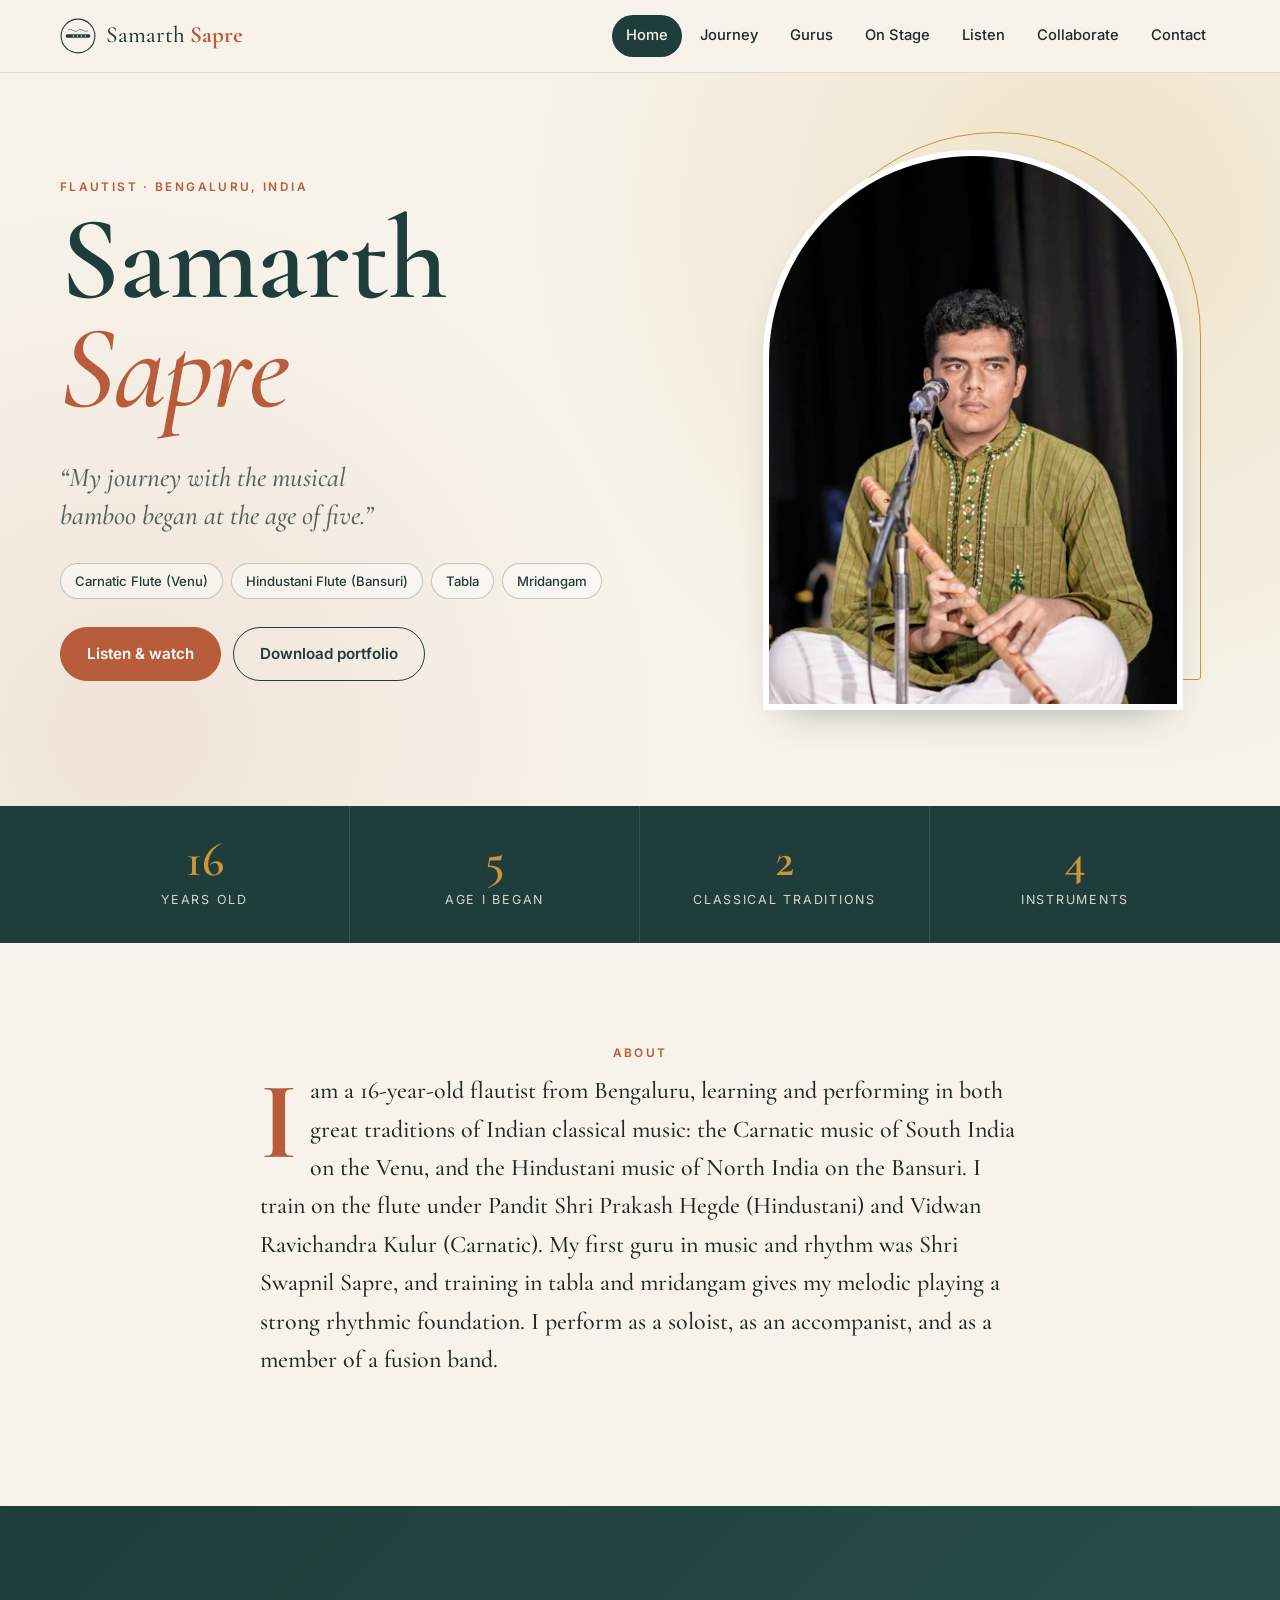
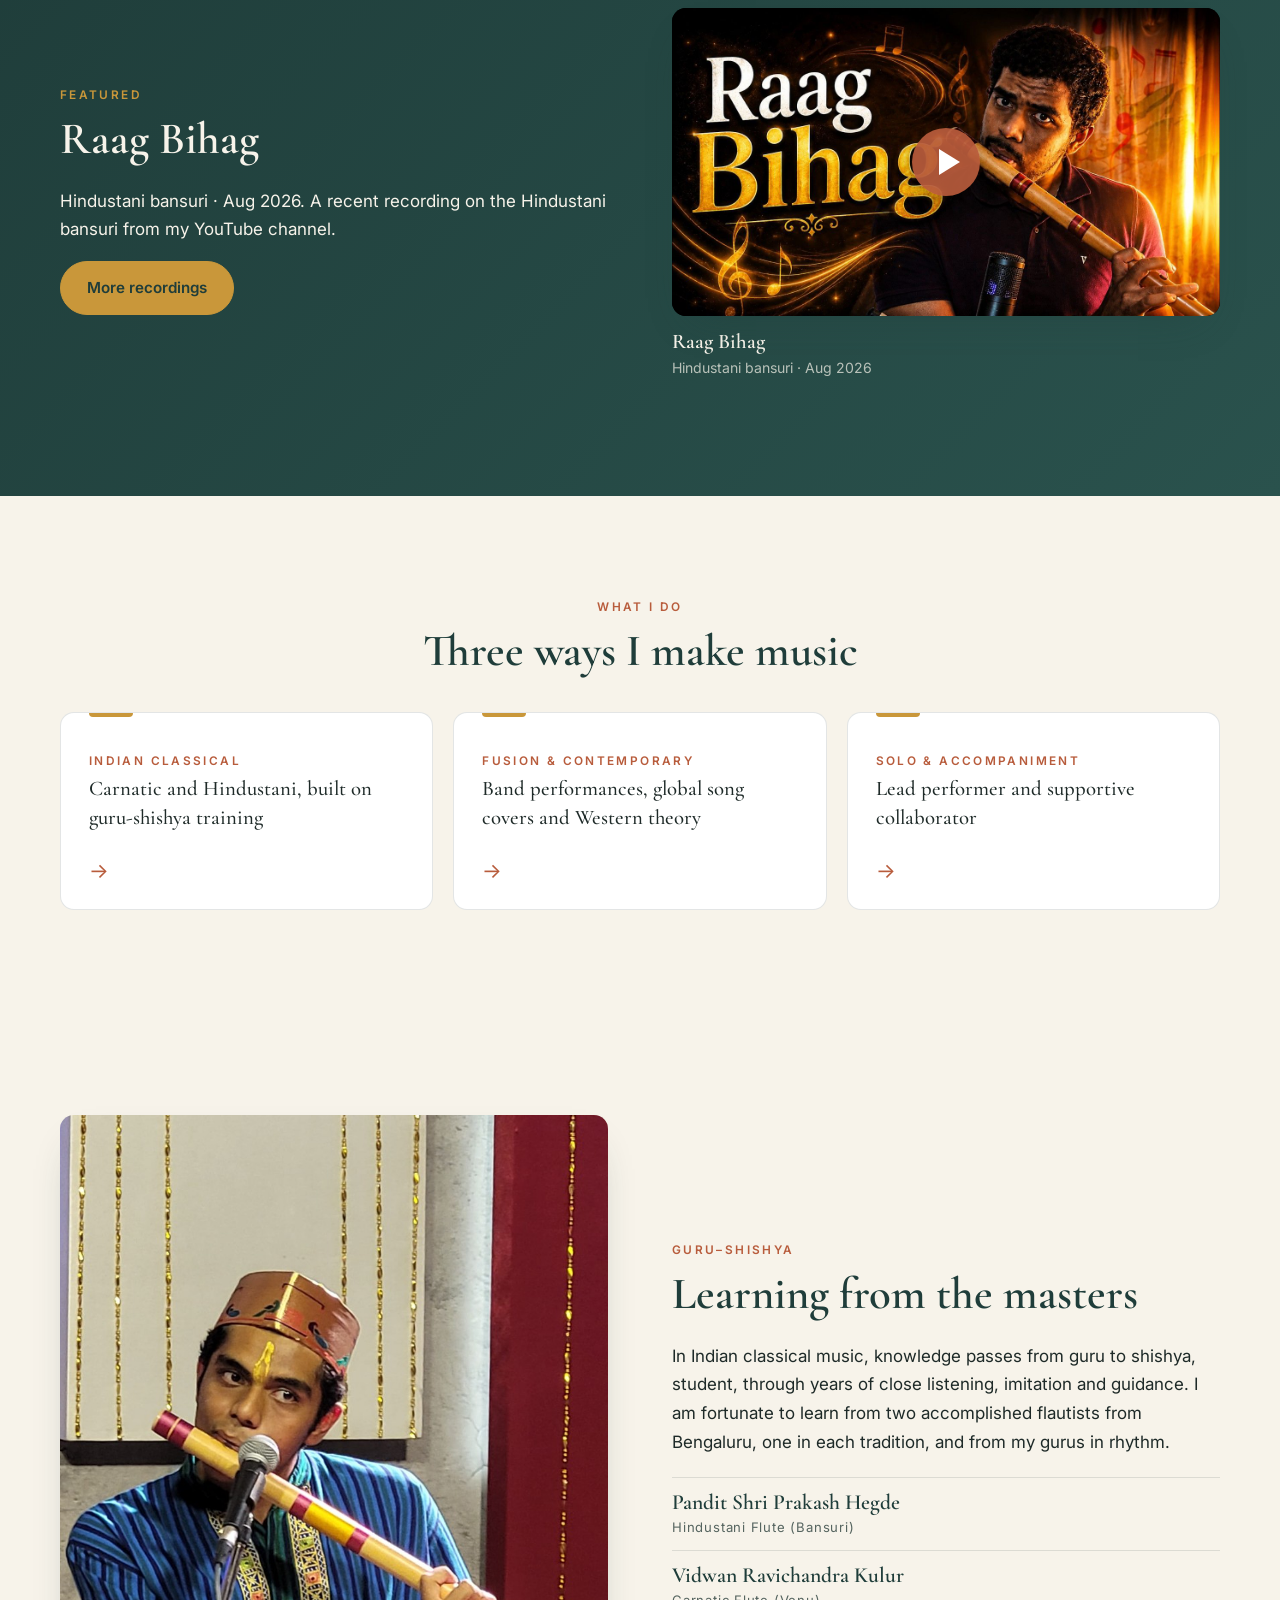
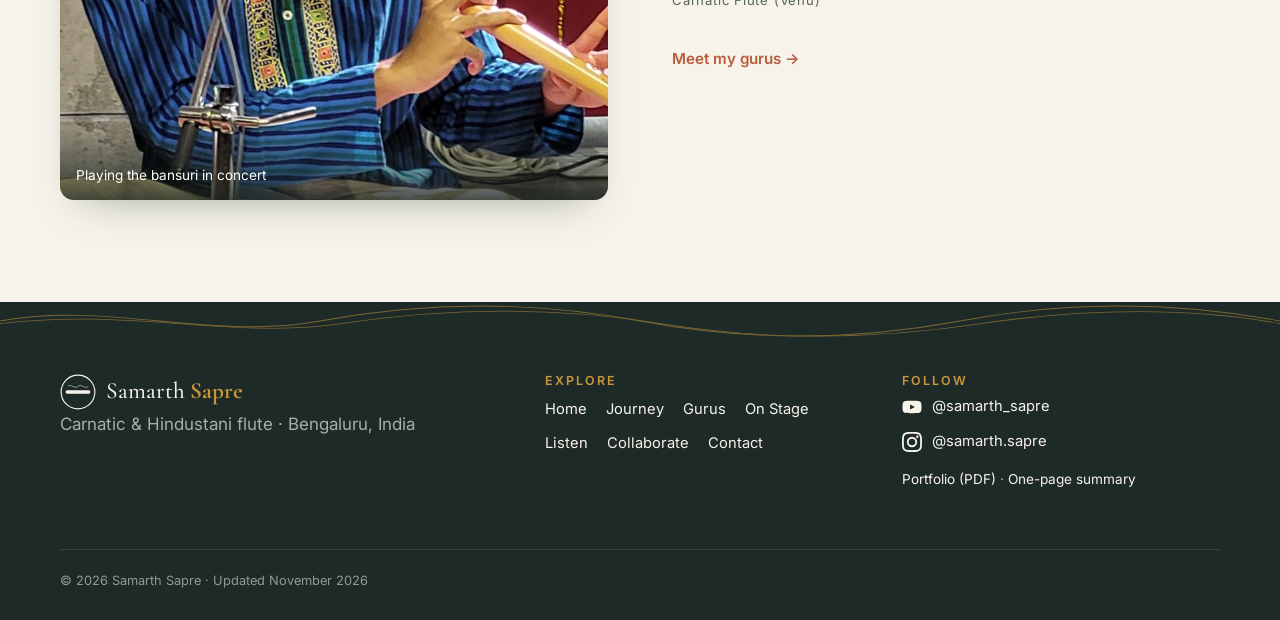
<file: index.html>
<!doctype html>
<html lang="en">
<head>
<meta charset="utf-8">
<meta name="viewport" content="width=device-width, initial-scale=1">
<title>Samarth Sapre · Flautist · Carnatic &amp; Hindustani</title>
<meta name="description" content="Samarth Sapre, a 16-year-old flautist from Bengaluru performing Carnatic flute (venu) and Hindustani bansuri, with tabla and mridangam.">
<meta name="theme-color" content="#1F3D3A">
<meta property="og:type" content="website">
<meta property="og:title" content="Samarth Sapre · Flautist · Carnatic &amp; Hindustani">
<meta property="og:description" content="Samarth Sapre, a 16-year-old flautist from Bengaluru performing Carnatic flute (venu) and Hindustani bansuri, with tabla and mridangam.">
<meta property="og:image" content="https://samarthsapre.online/assets/img/10.jpg">
<meta name="twitter:card" content="summary_large_image">
<link rel="canonical" href="https://samarthsapre.online/">
<link rel="icon" href="assets/favicon.svg" type="image/svg+xml">
<link rel="preconnect" href="https://fonts.googleapis.com">
<link rel="preconnect" href="https://fonts.gstatic.com" crossorigin>
<link href="https://fonts.googleapis.com/css2?family=Cormorant+Garamond:ital,wght@0,500;0,600;0,700;1,500&family=Inter:wght@400;500;600&display=swap" rel="stylesheet">
<link rel="stylesheet" href="assets/style.css">
<script type="application/ld+json">{"@context": "https://schema.org", "@type": "Person", "name": "Samarth Sapre", "jobTitle": "Flautist (Carnatic and Hindustani)", "address": {"@type": "PostalAddress", "addressLocality": "Bengaluru", "addressCountry": "IN"}, "sameAs": ["https://youtube.com/@samarth_sapre", "https://www.instagram.com/samarth.sapre"], "url": "https://samarthsapre.online/"}</script>
</head>
<body class="page-index">
<a class="skip" href="#main">Skip to content</a>
<header class="site-header">
  <div class="wrap header-inner">
    <a class="brand" href="index.html"><svg class="mark" viewBox="0 0 64 64" aria-hidden="true"><circle cx="32" cy="32" r="30" fill="none" stroke="currentColor" stroke-width="2"/><rect x="10" y="29" width="44" height="6" rx="3" fill="currentColor"/><circle cx="24" cy="32" r="1.4" fill="var(--paper)"/><circle cx="31" cy="32" r="1.4" fill="var(--paper)"/><circle cx="38" cy="32" r="1.4" fill="var(--paper)"/><circle cx="45" cy="32" r="1.4" fill="var(--paper)"/><path d="M14 22c6-6 12 6 18 0s12 6 18 0" fill="none" stroke="currentColor" stroke-width="1.6" opacity=".6"/></svg><span>Samarth <b>Sapre</b></span></a>
    <button class="menu-toggle" aria-expanded="false" aria-controls="nav" aria-label="Menu">
      <span></span><span></span><span></span></button>
    <nav id="nav" class="nav"><a href="index.html" aria-current="page">Home</a><a href="journey.html">Journey</a><a href="gurus.html">Gurus</a><a href="stage.html">On Stage</a><a href="listen.html">Listen</a><a href="collaborate.html">Collaborate</a><a href="contact.html">Contact</a></nav>
  </div>
</header>
<main id="main">
<section class="hero">
  <div class="wrap hero-inner">
    <div class="hero-text">
      <p class="kicker">Flautist · Bengaluru, India</p>
      <h1 class="hero-name">Samarth<br><em>Sapre</em></h1>
      <p class="tagline">“My journey with the musical bamboo began at the age of five.”</p>
      <ul class="chips"><li>Carnatic Flute (Venu)</li><li>Hindustani Flute (Bansuri)</li><li>Tabla</li><li>Mridangam</li></ul>
      <div class="cta">
        <a class="btn" href="listen.html">Listen &amp; watch</a>
        <a class="btn ghost" href="files/Samarth_Sapre_Musician_Portfolio.pdf">Download portfolio</a>
      </div>
    </div>
    <div class="hero-photo">
      <div class="arch"><img src="assets/img/10.jpg" alt="Portrait of Samarth Sapre" fetchpriority="high"></div>
      <span class="ring" aria-hidden="true"></span>
    </div>
  </div>
</section>
<section class="stats"><div class="wrap stats-inner"><div><b>16</b><span>Years old</span></div><div><b>5</b><span>Age I began</span></div><div><b>2</b><span>Classical traditions</span></div><div><b>4</b><span>Instruments</span></div></div></section>
<section class="intro">
  <div class="wrap narrow">
    <p class="kicker center">About</p>
    <p class="dropcap">I am a 16-year-old flautist from Bengaluru, learning and performing in both great traditions of Indian classical music: the Carnatic music of South India on the Venu, and the Hindustani music of North India on the Bansuri. I train on the flute under Pandit Shri Prakash Hegde (Hindustani) and Vidwan Ravichandra Kulur (Carnatic). My first guru in music and rhythm was Shri Swapnil Sapre, and training in tabla and mridangam gives my melodic playing a strong rhythmic foundation. I perform as a soloist, as an accompanist, and as a member of a fusion band.</p>
  </div>
</section>
<section class="band">
  <div class="wrap split">
    <div>
      <p class="kicker light">Featured</p>
      <h2>Raag Bihag</h2>
      <p>Hindustani bansuri  ·  Aug 2026. A recent recording on the Hindustani bansuri from my YouTube channel.</p>
      <a class="btn light" href="listen.html">More recordings</a>
    </div>
    <article class="video big">
  <button class="yt" data-id="_wr98UsOp20" aria-label="Play Raag Bihag">
    <img src="assets/img/yt__wr98UsOp20.jpg" alt="" loading="lazy">
    <span class="play" aria-hidden="true"></span>
  </button>
  <h3><a href="https://www.youtube.com/watch?v=_wr98UsOp20" target="_blank" rel="noopener">Raag Bihag</a></h3>
  <p class="muted">Hindustani bansuri  ·  Aug 2026</p>
</article>
  </div>
</section>
<section class="pillars-sec">
  <div class="wrap">
    <p class="kicker center">What I do</p>
    <h2 class="center">Three ways I make music</h2>
    <div class="pillars"><a class="pillar reveal" href="journey.html"><span class="kicker">INDIAN CLASSICAL</span><p>Carnatic and Hindustani, built on guru-shishya training</p><span class="arrow">→</span></a><a class="pillar reveal" href="collaborate.html"><span class="kicker">FUSION &amp; CONTEMPORARY</span><p>Band performances, global song covers and Western theory</p><span class="arrow">→</span></a><a class="pillar reveal" href="stage.html"><span class="kicker">SOLO &amp; ACCOMPANIMENT</span><p>Lead performer and supportive collaborator</p><span class="arrow">→</span></a></div>
  </div>
</section>
<section class="gurus-teaser">
  <div class="wrap split">
    <figure class="photo tall" data-lightbox><img src="assets/img/11.jpg" alt="Playing the bansuri in concert" loading="lazy" style="object-position:46% 38%"><figcaption>Playing the bansuri in concert</figcaption></figure>
    <div>
      <p class="kicker">Guru–shishya</p>
      <h2>Learning from the masters</h2>
      <p>In Indian classical music, knowledge passes from guru to shishya, student, through years of close listening, imitation and guidance. I am fortunate to learn from two accomplished flautists from Bengaluru, one in each tradition, and from my gurus in rhythm.</p>
      <ul class="guru-mini"><li><b>Pandit Shri Prakash Hegde</b><span>Hindustani Flute (Bansuri)</span></li><li><b>Vidwan Ravichandra Kulur</b><span>Carnatic Flute (Venu)</span></li></ul>
      <a class="link" href="gurus.html">Meet my gurus →</a>
    </div>
  </div>
</section>
</main>
<footer class="site-footer">
  <svg class="wave" viewBox="0 0 1200 60" preserveAspectRatio="none" aria-hidden="true"><path d="M0 30 C 100 0, 200 60, 300 30 S 500 0, 600 30 S 800 60, 900 30 S 1100 0, 1200 30"/><path d="M0 34 C 120 10, 220 58, 320 34 S 520 8, 620 34 S 820 58, 920 34 S 1120 10, 1200 34"/></svg>
  <div class="wrap footer-inner">
    <div>
      <a class="brand light" href="index.html"><svg class="mark" viewBox="0 0 64 64" aria-hidden="true"><circle cx="32" cy="32" r="30" fill="none" stroke="currentColor" stroke-width="2"/><rect x="10" y="29" width="44" height="6" rx="3" fill="currentColor"/><circle cx="24" cy="32" r="1.4" fill="var(--paper)"/><circle cx="31" cy="32" r="1.4" fill="var(--paper)"/><circle cx="38" cy="32" r="1.4" fill="var(--paper)"/><circle cx="45" cy="32" r="1.4" fill="var(--paper)"/><path d="M14 22c6-6 12 6 18 0s12 6 18 0" fill="none" stroke="currentColor" stroke-width="1.6" opacity=".6"/></svg><span>Samarth <b>Sapre</b></span></a>
      <p class="muted">Carnatic &amp; Hindustani flute · Bengaluru, India</p>
    </div>
    <div>
      <h4>Explore</h4>
      <p class="footer-nav"><a href="index.html">Home</a> <a href="journey.html">Journey</a> <a href="gurus.html">Gurus</a> <a href="stage.html">On Stage</a> <a href="listen.html">Listen</a> <a href="collaborate.html">Collaborate</a> <a href="contact.html">Contact</a></p>
    </div>
    <div>
      <h4>Follow</h4>
      <div class="social light"><a href="https://youtube.com/@samarth_sapre" target="_blank" rel="noopener" aria-label="YouTube @samarth_sapre"><svg viewBox="0 0 24 24" aria-hidden="true"><path d="M23 7.2a3 3 0 0 0-2.1-2.1C19 4.6 12 4.6 12 4.6s-7 0-8.9.5A3 3 0 0 0 1 7.2 31 31 0 0 0 .5 12a31 31 0 0 0 .5 4.8 3 3 0 0 0 2.1 2.1c1.9.5 8.9.5 8.9.5s7 0 8.9-.5a3 3 0 0 0 2.1-2.1 31 31 0 0 0 .5-4.8 31 31 0 0 0-.5-4.8zM9.7 15.1V8.9l5.8 3.1z"/></svg><span>@samarth_sapre</span></a><a href="https://www.instagram.com/samarth.sapre" target="_blank" rel="noopener" aria-label="Instagram @samarth.sapre"><svg viewBox="0 0 24 24" aria-hidden="true"><path d="M12 2.2c3.2 0 3.6 0 4.8.1 3.3.1 4.8 1.7 4.9 4.9.1 1.3.1 1.6.1 4.8s0 3.6-.1 4.8c-.1 3.2-1.7 4.8-4.9 4.9-1.3.1-1.6.1-4.8.1s-3.6 0-4.8-.1c-3.3-.1-4.8-1.7-4.9-4.9C2.2 15.6 2.2 15.2 2.2 12s0-3.6.1-4.8C2.4 3.9 4 2.4 7.2 2.3 8.4 2.2 8.8 2.2 12 2.2zM12 0C8.7 0 8.3 0 7.1.1 2.7.3.3 2.7.1 7.1 0 8.3 0 8.7 0 12s0 3.7.1 4.9c.2 4.4 2.6 6.8 7 7 1.2.1 1.6.1 4.9.1s3.7 0 4.9-.1c4.4-.2 6.8-2.6 7-7 .1-1.2.1-1.6.1-4.9s0-3.7-.1-4.9c-.2-4.4-2.6-6.8-7-7C15.7 0 15.3 0 12 0zm0 5.8a6.2 6.2 0 1 0 0 12.4 6.2 6.2 0 0 0 0-12.4zM12 16a4 4 0 1 1 0-8 4 4 0 0 1 0 8zm6.4-11.8a1.4 1.4 0 1 0 0 2.9 1.4 1.4 0 0 0 0-2.9z"/></svg><span>@samarth.sapre</span></a></div>
      <p class="muted small"><a href="files/Samarth_Sapre_Musician_Portfolio.pdf">Portfolio (PDF)</a> ·
      <a href="files/Samarth_Sapre_One_Page_Summary.pdf">One-page summary</a></p>
    </div>
  </div>
  <div class="wrap fine">© 2026 Samarth Sapre · Updated November 2026</div>
</footer>
<div class="lightbox" hidden><button class="lb-close" aria-label="Close">×</button><figure><img alt=""><figcaption></figcaption></figure></div>
<script src="assets/site.js" defer></script>
</body>
</html>
</file>
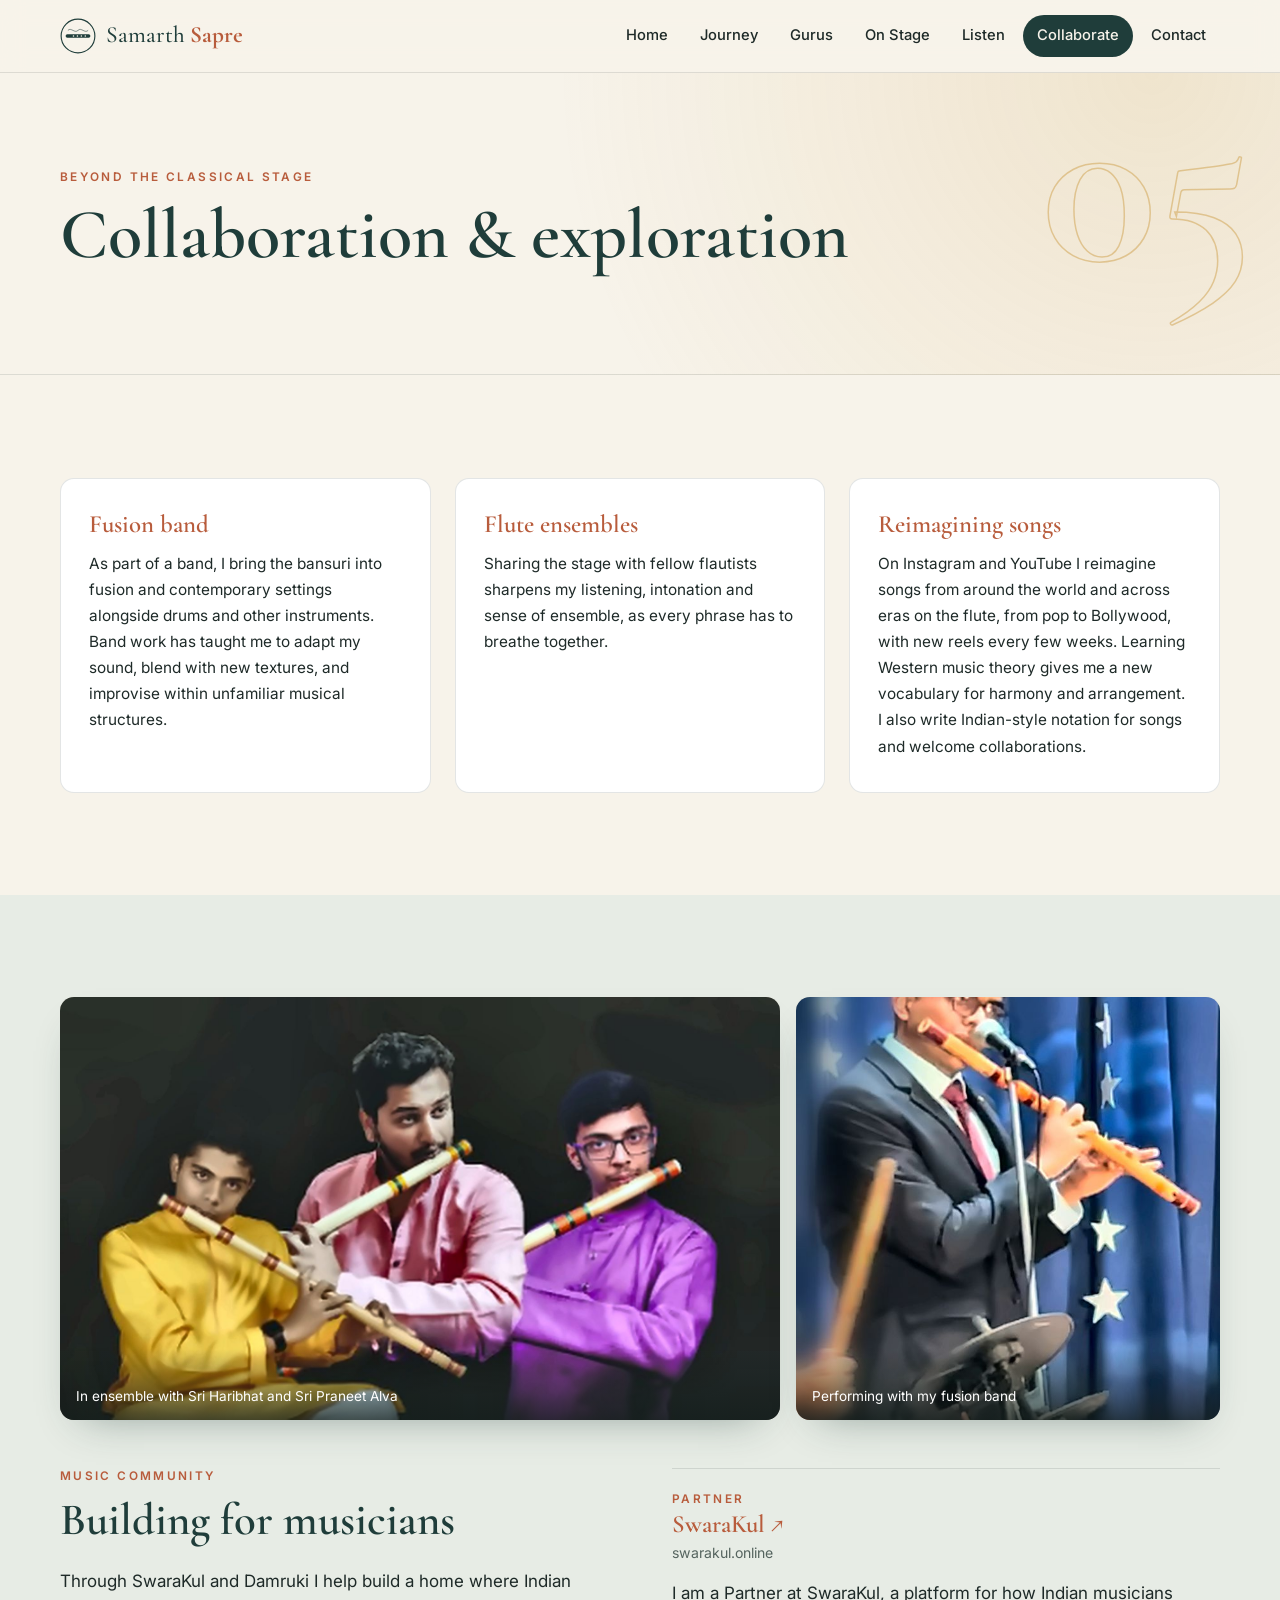
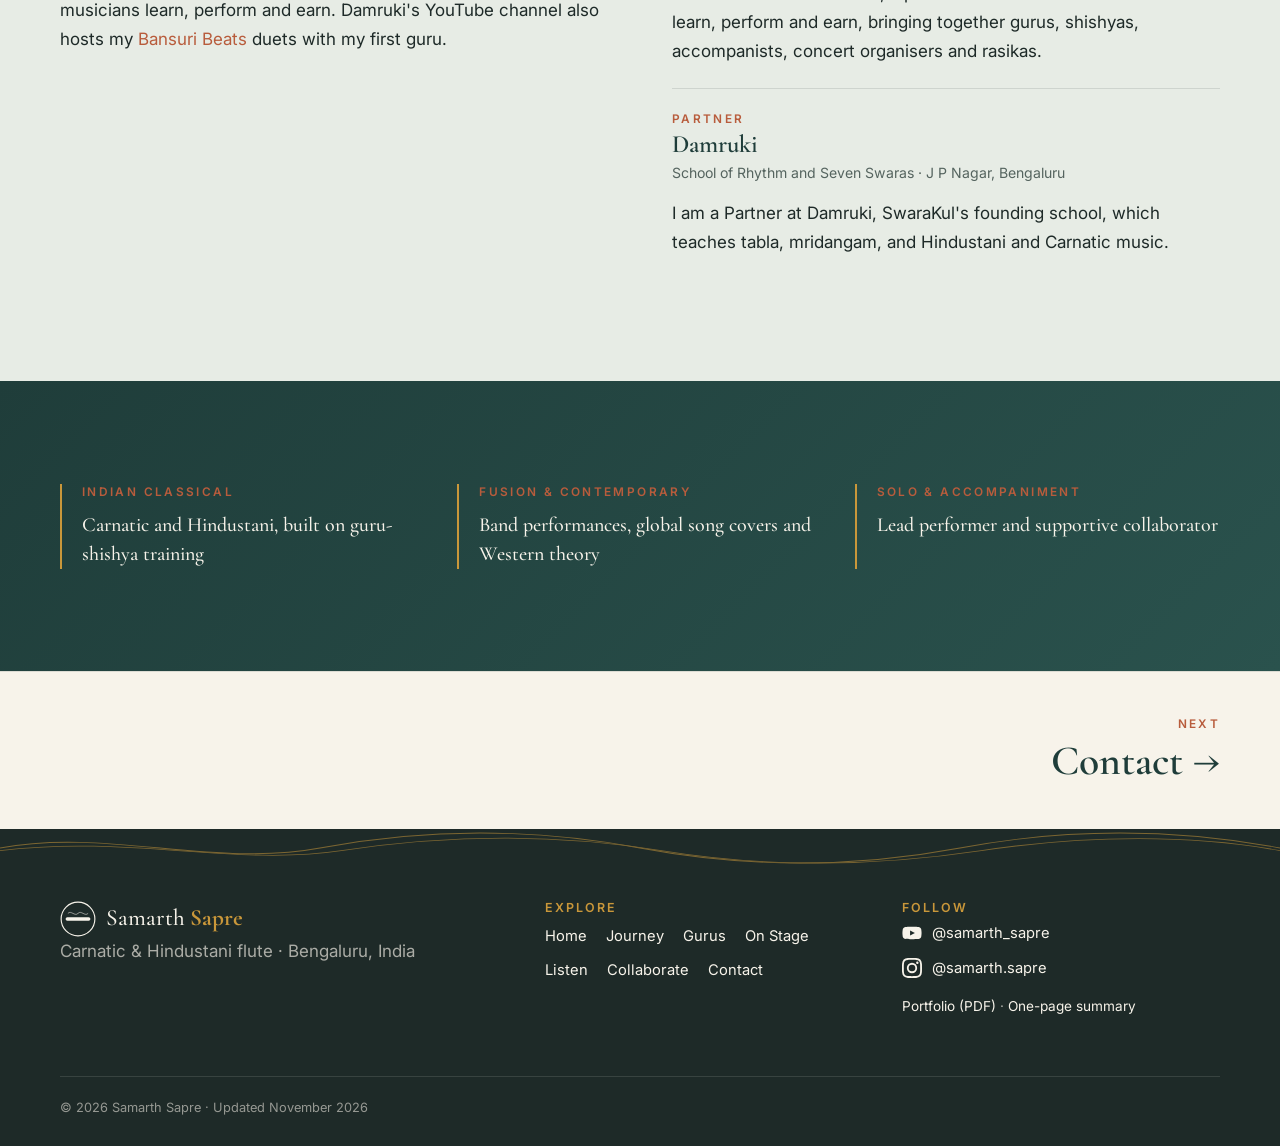
<file: collaborate.html>
<!doctype html>
<html lang="en">
<head>
<meta charset="utf-8">
<meta name="viewport" content="width=device-width, initial-scale=1">
<title>Samarth Sapre · Collaboration &amp; community</title>
<meta name="description" content="Fusion band, flute ensembles, song covers, and Samarth&#x27;s partner role at SwaraKul and Damruki.">
<meta name="theme-color" content="#1F3D3A">
<meta property="og:type" content="website">
<meta property="og:title" content="Samarth Sapre · Collaboration &amp; community">
<meta property="og:description" content="Fusion band, flute ensembles, song covers, and Samarth&#x27;s partner role at SwaraKul and Damruki.">
<meta property="og:image" content="https://samarthsapre.online/assets/img/og.jpg">
<meta name="twitter:card" content="summary_large_image">
<link rel="canonical" href="https://samarthsapre.online/collaborate.html">
<link rel="icon" href="assets/favicon.svg" type="image/svg+xml">
<link rel="preconnect" href="https://fonts.googleapis.com">
<link rel="preconnect" href="https://fonts.gstatic.com" crossorigin>
<link href="https://fonts.googleapis.com/css2?family=Cormorant+Garamond:ital,wght@0,500;0,600;0,700;1,500&family=Inter:wght@400;500;600&display=swap" rel="stylesheet">
<link rel="stylesheet" href="assets/style.css">

</head>
<body class="page-collaborate">
<a class="skip" href="#main">Skip to content</a>
<header class="site-header">
  <div class="wrap header-inner">
    <a class="brand" href="index.html"><svg class="mark" viewBox="0 0 64 64" aria-hidden="true"><circle cx="32" cy="32" r="30" fill="none" stroke="currentColor" stroke-width="2"/><rect x="10" y="29" width="44" height="6" rx="3" fill="currentColor"/><circle cx="24" cy="32" r="1.4" fill="var(--paper)"/><circle cx="31" cy="32" r="1.4" fill="var(--paper)"/><circle cx="38" cy="32" r="1.4" fill="var(--paper)"/><circle cx="45" cy="32" r="1.4" fill="var(--paper)"/><path d="M14 22c6-6 12 6 18 0s12 6 18 0" fill="none" stroke="currentColor" stroke-width="1.6" opacity=".6"/></svg><span>Samarth <b>Sapre</b></span></a>
    <button class="menu-toggle" aria-expanded="false" aria-controls="nav" aria-label="Menu">
      <span></span><span></span><span></span></button>
    <nav id="nav" class="nav"><a href="index.html">Home</a><a href="journey.html">Journey</a><a href="gurus.html">Gurus</a><a href="stage.html">On Stage</a><a href="listen.html">Listen</a><a href="collaborate.html" aria-current="page">Collaborate</a><a href="contact.html">Contact</a></nav>
  </div>
</header>
<main id="main">
<section class="page-head">
  <div class="wrap">
    <span class="num" aria-hidden="true">05</span>
    <p class="kicker">Beyond the classical stage</p>
    <h1>Collaboration &amp; exploration</h1>
    
  </div>
</section>
<section><div class="wrap cards3"><article class="card reveal"><h3>Fusion band</h3><p>As part of a band, I bring the bansuri into fusion and contemporary settings alongside drums and other instruments. Band work has taught me to adapt my sound, blend with new textures, and improvise within unfamiliar musical structures.</p></article><article class="card reveal"><h3>Flute ensembles</h3><p>Sharing the stage with fellow flautists sharpens my listening, intonation and sense of ensemble, as every phrase has to breathe together.</p></article><article class="card reveal"><h3>Reimagining songs</h3><p>On Instagram and YouTube I reimagine songs from around the world and across eras on the flute, from pop to Bollywood, with new reels every few weeks. Learning Western music theory gives me a new vocabulary for harmony and arrangement. I also write Indian-style notation for songs and welcome collaborations.</p></article></div></section>
<section class="tint"><div class="wrap">
  <div class="duo"><figure class="photo " data-lightbox><img src="assets/img/6.jpg" alt="In ensemble with Sri Haribhat and Sri Praneet Alva" loading="lazy" style="object-position:50% 50%"><figcaption>In ensemble with Sri Haribhat and Sri Praneet Alva</figcaption></figure><figure class="photo " data-lightbox><img src="assets/img/7.jpg" alt="Performing with my fusion band" loading="lazy" style="object-position:50% 30%"><figcaption>Performing with my fusion band</figcaption></figure></div>
</div><div class="wrap split community-wrap">
  <div>
    <p class="kicker">Music community</p>
    <h2>Building for musicians</h2>
    <p>Through SwaraKul and Damruki I help build a home where Indian musicians
    learn, perform and earn. Damruki's YouTube channel also hosts my
    <a href="listen.html#duets">Bansuri Beats</a> duets with my first guru.</p>
  </div>
  <div>
    <article class="community reveal"><p class="kicker">Partner</p><h3><a href="https://swarakul.online/" target="_blank" rel="noopener">SwaraKul ↗</a></h3><p class="muted">swarakul.online</p><p>I am a Partner at SwaraKul, a platform for how Indian musicians learn, perform and earn, bringing together gurus, shishyas, accompanists, concert organisers and rasikas.</p></article><article class="community reveal"><p class="kicker">Partner</p><h3>Damruki</h3><p class="muted">School of Rhythm and Seven Swaras  ·  J P Nagar, Bengaluru</p><p>I am a Partner at Damruki, SwaraKul&#x27;s founding school, which teaches tabla, mridangam, and Hindustani and Carnatic music.</p></article>
  </div>
</div></section>
<section class="band"><div class="wrap pillars-row"><div><p class="kicker">INDIAN CLASSICAL</p><p>Carnatic and Hindustani, built on guru-shishya training</p></div><div><p class="kicker">FUSION &amp; CONTEMPORARY</p><p>Band performances, global song covers and Western theory</p></div><div><p class="kicker">SOLO &amp; ACCOMPANIMENT</p><p>Lead performer and supportive collaborator</p></div></div></section><section class="next"><div class="wrap"><a href="contact.html"><span class="kicker">Next</span><span class="next-title">Contact →</span></a></div></section>
</main>
<footer class="site-footer">
  <svg class="wave" viewBox="0 0 1200 60" preserveAspectRatio="none" aria-hidden="true"><path d="M0 30 C 100 0, 200 60, 300 30 S 500 0, 600 30 S 800 60, 900 30 S 1100 0, 1200 30"/><path d="M0 34 C 120 10, 220 58, 320 34 S 520 8, 620 34 S 820 58, 920 34 S 1120 10, 1200 34"/></svg>
  <div class="wrap footer-inner">
    <div>
      <a class="brand light" href="index.html"><svg class="mark" viewBox="0 0 64 64" aria-hidden="true"><circle cx="32" cy="32" r="30" fill="none" stroke="currentColor" stroke-width="2"/><rect x="10" y="29" width="44" height="6" rx="3" fill="currentColor"/><circle cx="24" cy="32" r="1.4" fill="var(--paper)"/><circle cx="31" cy="32" r="1.4" fill="var(--paper)"/><circle cx="38" cy="32" r="1.4" fill="var(--paper)"/><circle cx="45" cy="32" r="1.4" fill="var(--paper)"/><path d="M14 22c6-6 12 6 18 0s12 6 18 0" fill="none" stroke="currentColor" stroke-width="1.6" opacity=".6"/></svg><span>Samarth <b>Sapre</b></span></a>
      <p class="muted">Carnatic &amp; Hindustani flute · Bengaluru, India</p>
    </div>
    <div>
      <h4>Explore</h4>
      <p class="footer-nav"><a href="index.html">Home</a> <a href="journey.html">Journey</a> <a href="gurus.html">Gurus</a> <a href="stage.html">On Stage</a> <a href="listen.html">Listen</a> <a href="collaborate.html">Collaborate</a> <a href="contact.html">Contact</a></p>
    </div>
    <div>
      <h4>Follow</h4>
      <div class="social light"><a href="https://youtube.com/@samarth_sapre" target="_blank" rel="noopener" aria-label="YouTube @samarth_sapre"><svg viewBox="0 0 24 24" aria-hidden="true"><path d="M23 7.2a3 3 0 0 0-2.1-2.1C19 4.6 12 4.6 12 4.6s-7 0-8.9.5A3 3 0 0 0 1 7.2 31 31 0 0 0 .5 12a31 31 0 0 0 .5 4.8 3 3 0 0 0 2.1 2.1c1.9.5 8.9.5 8.9.5s7 0 8.9-.5a3 3 0 0 0 2.1-2.1 31 31 0 0 0 .5-4.8 31 31 0 0 0-.5-4.8zM9.7 15.1V8.9l5.8 3.1z"/></svg><span>@samarth_sapre</span></a><a href="https://www.instagram.com/samarth.sapre" target="_blank" rel="noopener" aria-label="Instagram @samarth.sapre"><svg viewBox="0 0 24 24" aria-hidden="true"><path d="M12 2.2c3.2 0 3.6 0 4.8.1 3.3.1 4.8 1.7 4.9 4.9.1 1.3.1 1.6.1 4.8s0 3.6-.1 4.8c-.1 3.2-1.7 4.8-4.9 4.9-1.3.1-1.6.1-4.8.1s-3.6 0-4.8-.1c-3.3-.1-4.8-1.7-4.9-4.9C2.2 15.6 2.2 15.2 2.2 12s0-3.6.1-4.8C2.4 3.9 4 2.4 7.2 2.3 8.4 2.2 8.8 2.2 12 2.2zM12 0C8.7 0 8.3 0 7.1.1 2.7.3.3 2.7.1 7.1 0 8.3 0 8.7 0 12s0 3.7.1 4.9c.2 4.4 2.6 6.8 7 7 1.2.1 1.6.1 4.9.1s3.7 0 4.9-.1c4.4-.2 6.8-2.6 7-7 .1-1.2.1-1.6.1-4.9s0-3.7-.1-4.9c-.2-4.4-2.6-6.8-7-7C15.7 0 15.3 0 12 0zm0 5.8a6.2 6.2 0 1 0 0 12.4 6.2 6.2 0 0 0 0-12.4zM12 16a4 4 0 1 1 0-8 4 4 0 0 1 0 8zm6.4-11.8a1.4 1.4 0 1 0 0 2.9 1.4 1.4 0 0 0 0-2.9z"/></svg><span>@samarth.sapre</span></a></div>
      <p class="muted small"><a href="files/Samarth_Sapre_Musician_Portfolio.pdf">Portfolio (PDF)</a> ·
      <a href="files/Samarth_Sapre_One_Page_Summary.pdf">One-page summary</a></p>
    </div>
  </div>
  <div class="wrap fine">© 2026 Samarth Sapre · Updated November 2026</div>
</footer>
<div class="lightbox" hidden><button class="lb-close" aria-label="Close">×</button><figure><img alt=""><figcaption></figcaption></figure></div>
<script src="assets/site.js" defer></script>
</body>
</html>
</file>
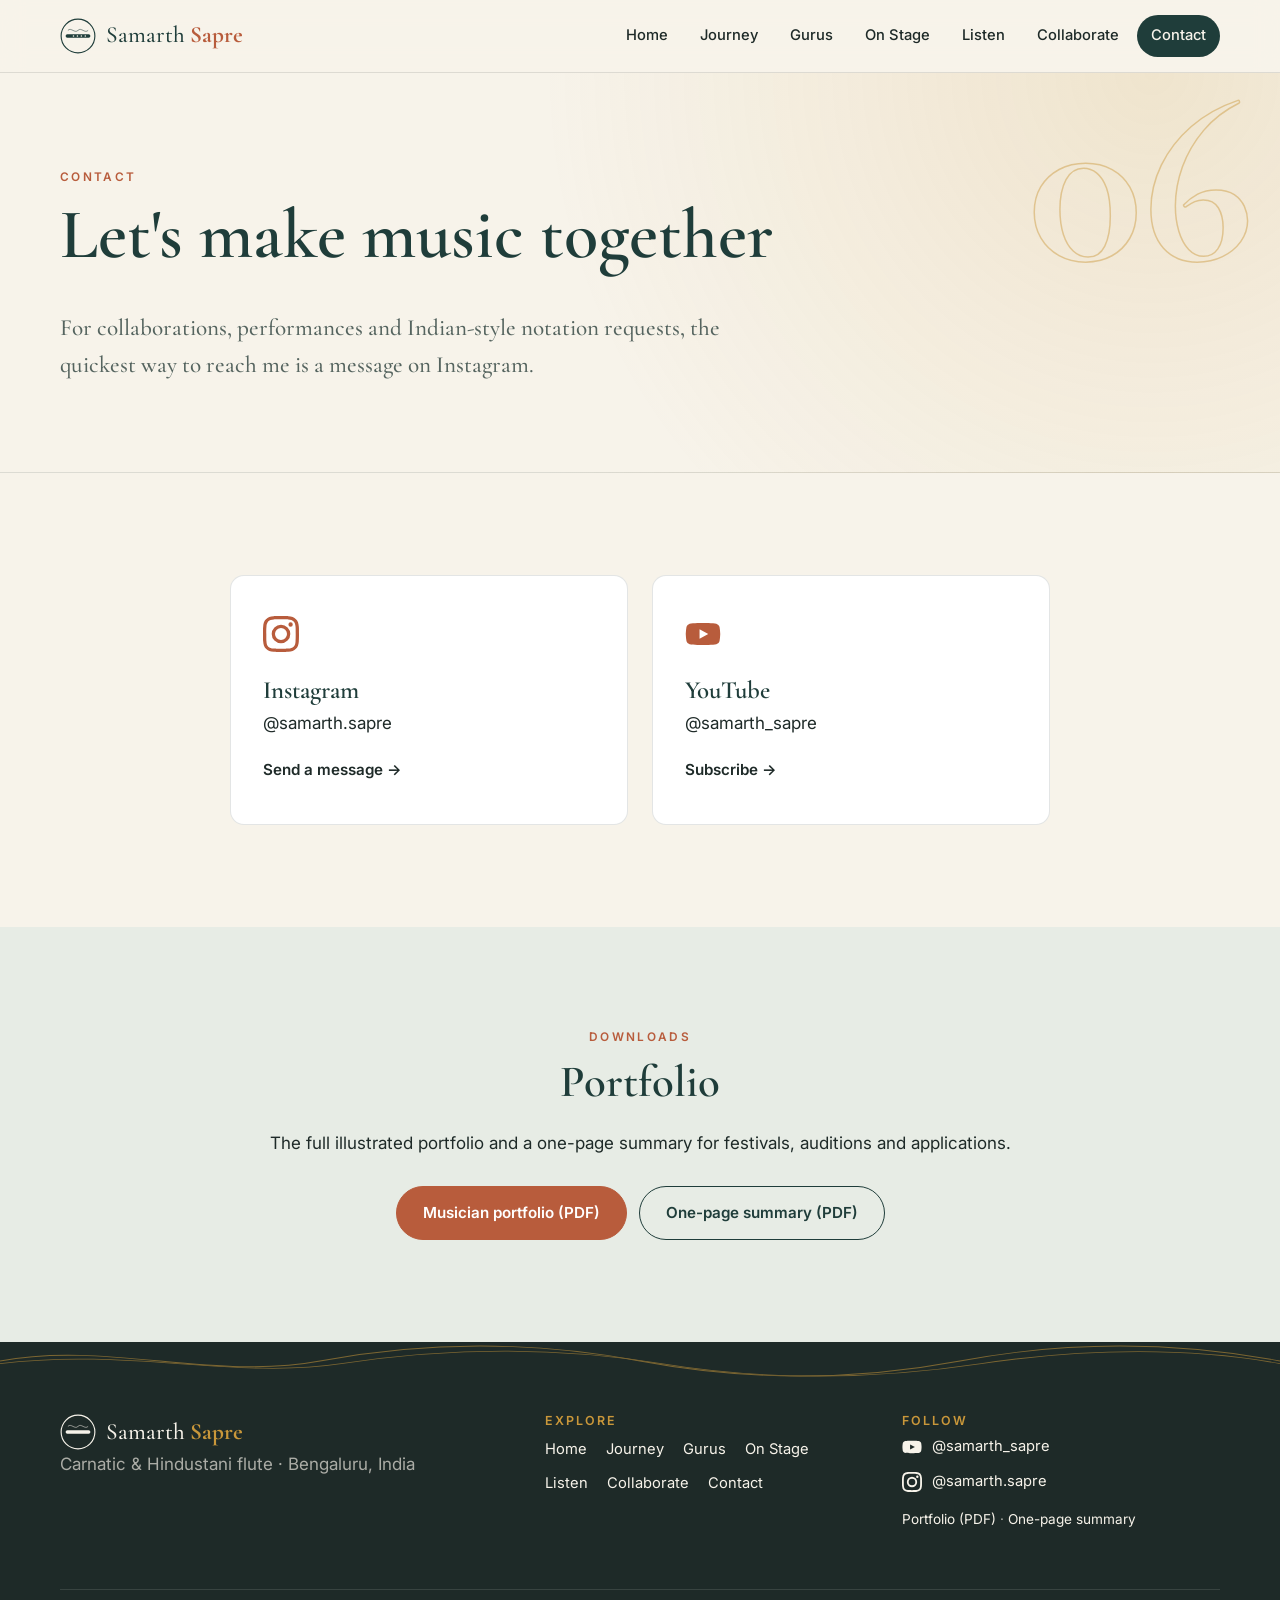
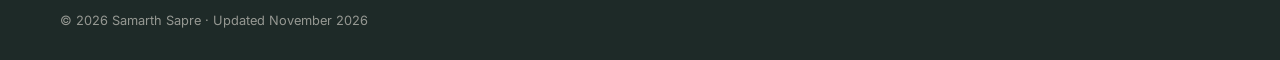
<file: contact.html>
<!doctype html>
<html lang="en">
<head>
<meta charset="utf-8">
<meta name="viewport" content="width=device-width, initial-scale=1">
<title>Samarth Sapre · Contact</title>
<meta name="description" content="Contact Samarth Sapre for collaborations, performances and notation.">
<meta name="theme-color" content="#1F3D3A">
<meta property="og:type" content="website">
<meta property="og:title" content="Samarth Sapre · Contact">
<meta property="og:description" content="Contact Samarth Sapre for collaborations, performances and notation.">
<meta property="og:image" content="https://samarthsapre.online/assets/img/og.jpg">
<meta name="twitter:card" content="summary_large_image">
<link rel="canonical" href="https://samarthsapre.online/contact.html">
<link rel="icon" href="assets/favicon.svg" type="image/svg+xml">
<link rel="preconnect" href="https://fonts.googleapis.com">
<link rel="preconnect" href="https://fonts.gstatic.com" crossorigin>
<link href="https://fonts.googleapis.com/css2?family=Cormorant+Garamond:ital,wght@0,500;0,600;0,700;1,500&family=Inter:wght@400;500;600&display=swap" rel="stylesheet">
<link rel="stylesheet" href="assets/style.css">

</head>
<body class="page-contact">
<a class="skip" href="#main">Skip to content</a>
<header class="site-header">
  <div class="wrap header-inner">
    <a class="brand" href="index.html"><svg class="mark" viewBox="0 0 64 64" aria-hidden="true"><circle cx="32" cy="32" r="30" fill="none" stroke="currentColor" stroke-width="2"/><rect x="10" y="29" width="44" height="6" rx="3" fill="currentColor"/><circle cx="24" cy="32" r="1.4" fill="var(--paper)"/><circle cx="31" cy="32" r="1.4" fill="var(--paper)"/><circle cx="38" cy="32" r="1.4" fill="var(--paper)"/><circle cx="45" cy="32" r="1.4" fill="var(--paper)"/><path d="M14 22c6-6 12 6 18 0s12 6 18 0" fill="none" stroke="currentColor" stroke-width="1.6" opacity=".6"/></svg><span>Samarth <b>Sapre</b></span></a>
    <button class="menu-toggle" aria-expanded="false" aria-controls="nav" aria-label="Menu">
      <span></span><span></span><span></span></button>
    <nav id="nav" class="nav"><a href="index.html">Home</a><a href="journey.html">Journey</a><a href="gurus.html">Gurus</a><a href="stage.html">On Stage</a><a href="listen.html">Listen</a><a href="collaborate.html">Collaborate</a><a href="contact.html" aria-current="page">Contact</a></nav>
  </div>
</header>
<main id="main">
<section class="page-head">
  <div class="wrap">
    <span class="num" aria-hidden="true">06</span>
    <p class="kicker">Contact</p>
    <h1>Let&#x27;s make music together</h1>
    <p class="lede">For collaborations, performances and Indian-style notation requests, the quickest way to reach me is a message on Instagram.</p>
  </div>
</section>
<section><div class="wrap contact-grid">
  <a class="contact-card reveal" href="https://www.instagram.com/samarth.sapre" target="_blank" rel="noopener">
    <svg viewBox="0 0 24 24" aria-hidden="true"><path d="M12 2.2c3.2 0 3.6 0 4.8.1 3.3.1 4.8 1.7 4.9 4.9.1 1.3.1 1.6.1 4.8s0 3.6-.1 4.8c-.1 3.2-1.7 4.8-4.9 4.9-1.3.1-1.6.1-4.8.1s-3.6 0-4.8-.1c-3.3-.1-4.8-1.7-4.9-4.9C2.2 15.6 2.2 15.2 2.2 12s0-3.6.1-4.8C2.4 3.9 4 2.4 7.2 2.3 8.4 2.2 8.8 2.2 12 2.2zM12 0C8.7 0 8.3 0 7.1.1 2.7.3.3 2.7.1 7.1 0 8.3 0 8.7 0 12s0 3.7.1 4.9c.2 4.4 2.6 6.8 7 7 1.2.1 1.6.1 4.9.1s3.7 0 4.9-.1c4.4-.2 6.8-2.6 7-7 .1-1.2.1-1.6.1-4.9s0-3.7-.1-4.9c-.2-4.4-2.6-6.8-7-7C15.7 0 15.3 0 12 0zm0 5.8a6.2 6.2 0 1 0 0 12.4 6.2 6.2 0 0 0 0-12.4zM12 16a4 4 0 1 1 0-8 4 4 0 0 1 0 8zm6.4-11.8a1.4 1.4 0 1 0 0 2.9 1.4 1.4 0 0 0 0-2.9z"/></svg><h3>Instagram</h3><p>@samarth.sapre</p><span class="link">Send a message →</span></a>
  <a class="contact-card reveal" href="https://youtube.com/@samarth_sapre" target="_blank" rel="noopener">
    <svg viewBox="0 0 24 24" aria-hidden="true"><path d="M23 7.2a3 3 0 0 0-2.1-2.1C19 4.6 12 4.6 12 4.6s-7 0-8.9.5A3 3 0 0 0 1 7.2 31 31 0 0 0 .5 12a31 31 0 0 0 .5 4.8 3 3 0 0 0 2.1 2.1c1.9.5 8.9.5 8.9.5s7 0 8.9-.5a3 3 0 0 0 2.1-2.1 31 31 0 0 0 .5-4.8 31 31 0 0 0-.5-4.8zM9.7 15.1V8.9l5.8 3.1z"/></svg><h3>YouTube</h3><p>@samarth_sapre</p><span class="link">Subscribe →</span></a>
</div></section>
<section class="tint"><div class="wrap narrow center">
  <p class="kicker">Downloads</p>
  <h2>Portfolio</h2>
  <p>The full illustrated portfolio and a one-page summary for festivals, auditions
  and applications.</p>
  <div class="cta center">
    <a class="btn" href="files/Samarth_Sapre_Musician_Portfolio.pdf">Musician portfolio (PDF)</a>
    <a class="btn ghost" href="files/Samarth_Sapre_One_Page_Summary.pdf">One-page summary (PDF)</a>
  </div>
</div></section>
</main>
<footer class="site-footer">
  <svg class="wave" viewBox="0 0 1200 60" preserveAspectRatio="none" aria-hidden="true"><path d="M0 30 C 100 0, 200 60, 300 30 S 500 0, 600 30 S 800 60, 900 30 S 1100 0, 1200 30"/><path d="M0 34 C 120 10, 220 58, 320 34 S 520 8, 620 34 S 820 58, 920 34 S 1120 10, 1200 34"/></svg>
  <div class="wrap footer-inner">
    <div>
      <a class="brand light" href="index.html"><svg class="mark" viewBox="0 0 64 64" aria-hidden="true"><circle cx="32" cy="32" r="30" fill="none" stroke="currentColor" stroke-width="2"/><rect x="10" y="29" width="44" height="6" rx="3" fill="currentColor"/><circle cx="24" cy="32" r="1.4" fill="var(--paper)"/><circle cx="31" cy="32" r="1.4" fill="var(--paper)"/><circle cx="38" cy="32" r="1.4" fill="var(--paper)"/><circle cx="45" cy="32" r="1.4" fill="var(--paper)"/><path d="M14 22c6-6 12 6 18 0s12 6 18 0" fill="none" stroke="currentColor" stroke-width="1.6" opacity=".6"/></svg><span>Samarth <b>Sapre</b></span></a>
      <p class="muted">Carnatic &amp; Hindustani flute · Bengaluru, India</p>
    </div>
    <div>
      <h4>Explore</h4>
      <p class="footer-nav"><a href="index.html">Home</a> <a href="journey.html">Journey</a> <a href="gurus.html">Gurus</a> <a href="stage.html">On Stage</a> <a href="listen.html">Listen</a> <a href="collaborate.html">Collaborate</a> <a href="contact.html">Contact</a></p>
    </div>
    <div>
      <h4>Follow</h4>
      <div class="social light"><a href="https://youtube.com/@samarth_sapre" target="_blank" rel="noopener" aria-label="YouTube @samarth_sapre"><svg viewBox="0 0 24 24" aria-hidden="true"><path d="M23 7.2a3 3 0 0 0-2.1-2.1C19 4.6 12 4.6 12 4.6s-7 0-8.9.5A3 3 0 0 0 1 7.2 31 31 0 0 0 .5 12a31 31 0 0 0 .5 4.8 3 3 0 0 0 2.1 2.1c1.9.5 8.9.5 8.9.5s7 0 8.9-.5a3 3 0 0 0 2.1-2.1 31 31 0 0 0 .5-4.8 31 31 0 0 0-.5-4.8zM9.7 15.1V8.9l5.8 3.1z"/></svg><span>@samarth_sapre</span></a><a href="https://www.instagram.com/samarth.sapre" target="_blank" rel="noopener" aria-label="Instagram @samarth.sapre"><svg viewBox="0 0 24 24" aria-hidden="true"><path d="M12 2.2c3.2 0 3.6 0 4.8.1 3.3.1 4.8 1.7 4.9 4.9.1 1.3.1 1.6.1 4.8s0 3.6-.1 4.8c-.1 3.2-1.7 4.8-4.9 4.9-1.3.1-1.6.1-4.8.1s-3.6 0-4.8-.1c-3.3-.1-4.8-1.7-4.9-4.9C2.2 15.6 2.2 15.2 2.2 12s0-3.6.1-4.8C2.4 3.9 4 2.4 7.2 2.3 8.4 2.2 8.8 2.2 12 2.2zM12 0C8.7 0 8.3 0 7.1.1 2.7.3.3 2.7.1 7.1 0 8.3 0 8.7 0 12s0 3.7.1 4.9c.2 4.4 2.6 6.8 7 7 1.2.1 1.6.1 4.9.1s3.7 0 4.9-.1c4.4-.2 6.8-2.6 7-7 .1-1.2.1-1.6.1-4.9s0-3.7-.1-4.9c-.2-4.4-2.6-6.8-7-7C15.7 0 15.3 0 12 0zm0 5.8a6.2 6.2 0 1 0 0 12.4 6.2 6.2 0 0 0 0-12.4zM12 16a4 4 0 1 1 0-8 4 4 0 0 1 0 8zm6.4-11.8a1.4 1.4 0 1 0 0 2.9 1.4 1.4 0 0 0 0-2.9z"/></svg><span>@samarth.sapre</span></a></div>
      <p class="muted small"><a href="files/Samarth_Sapre_Musician_Portfolio.pdf">Portfolio (PDF)</a> ·
      <a href="files/Samarth_Sapre_One_Page_Summary.pdf">One-page summary</a></p>
    </div>
  </div>
  <div class="wrap fine">© 2026 Samarth Sapre · Updated November 2026</div>
</footer>
<div class="lightbox" hidden><button class="lb-close" aria-label="Close">×</button><figure><img alt=""><figcaption></figcaption></figure></div>
<script src="assets/site.js" defer></script>
</body>
</html>
</file>
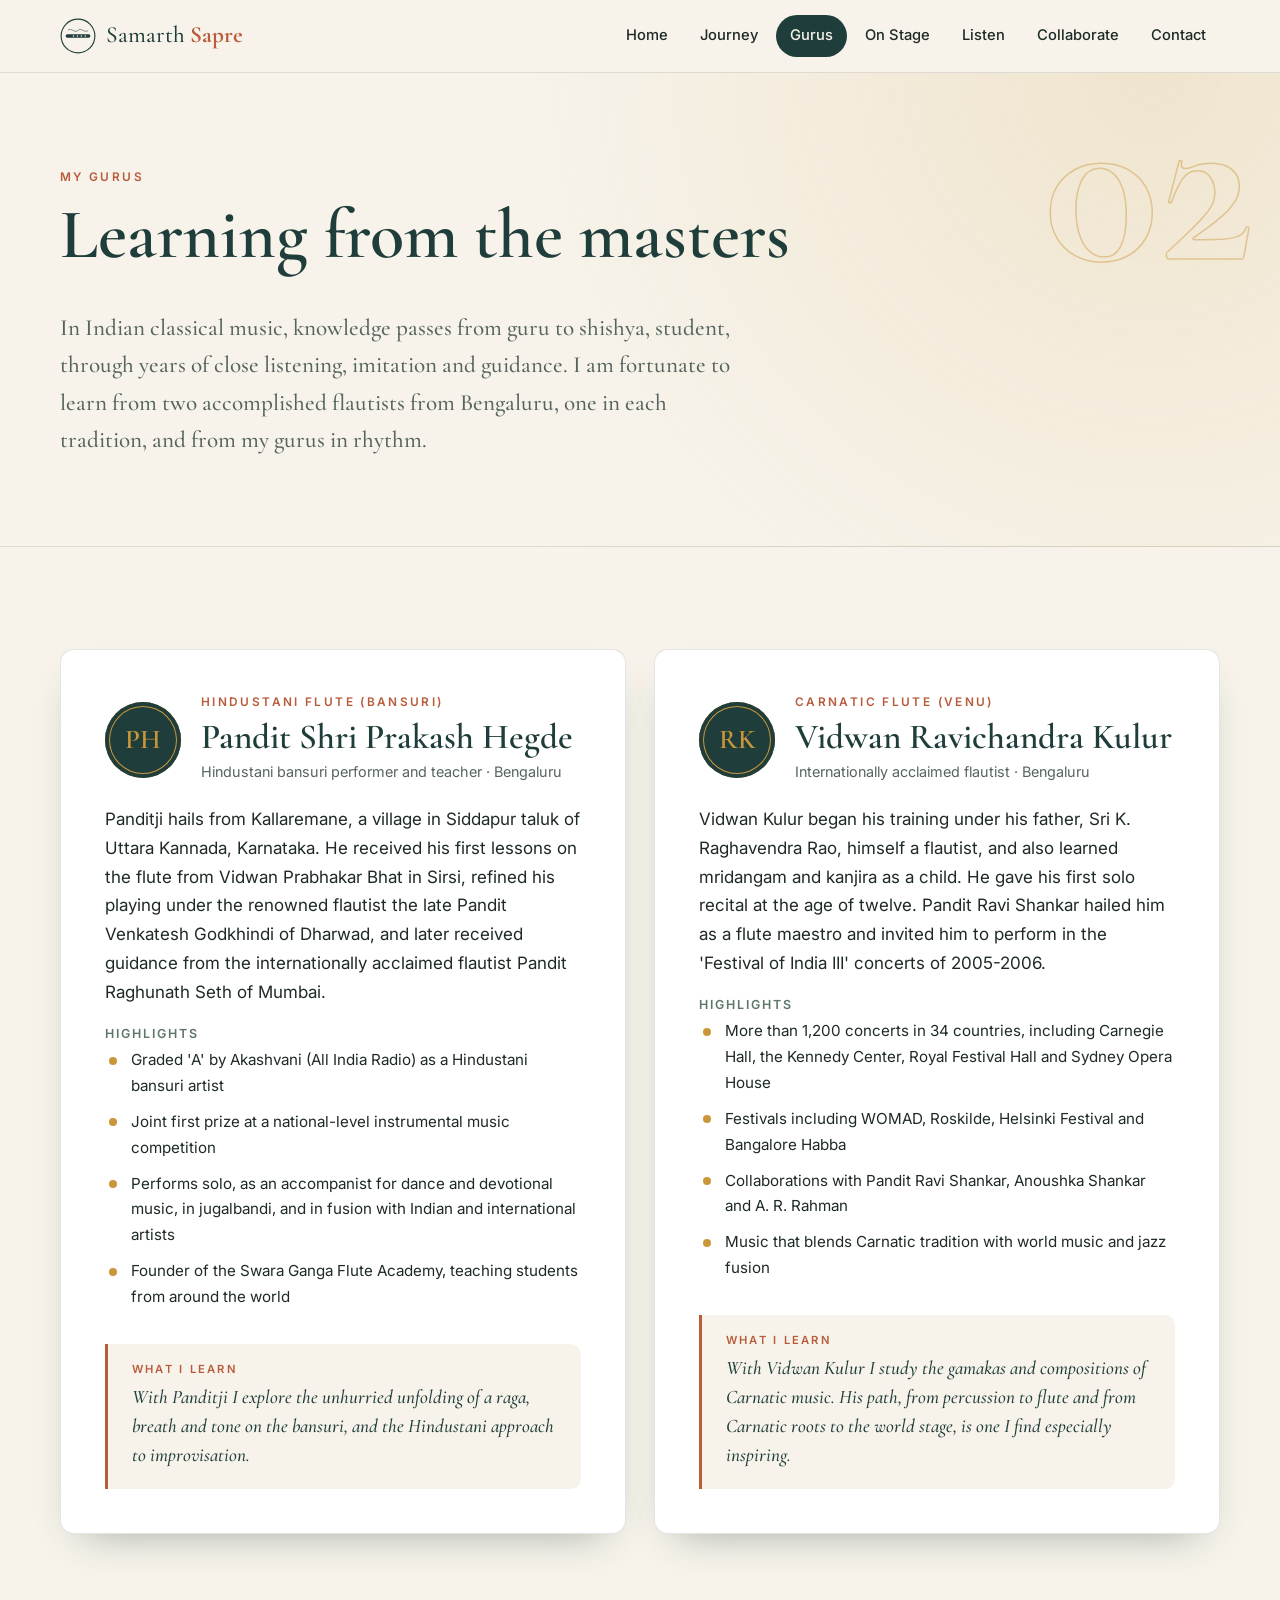
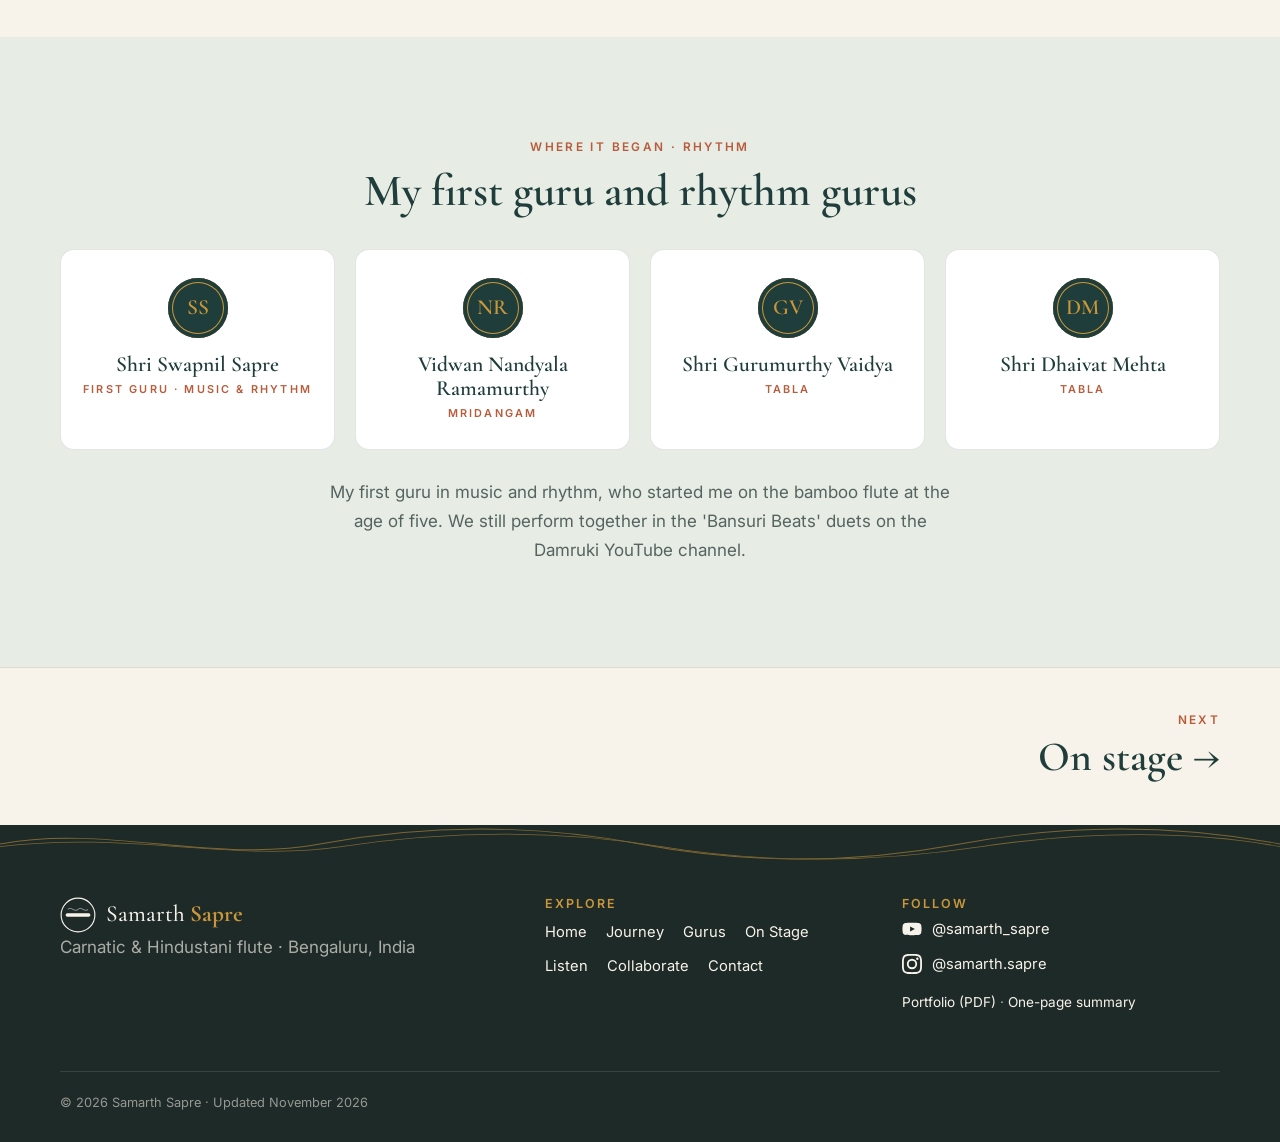
<file: gurus.html>
<!doctype html>
<html lang="en">
<head>
<meta charset="utf-8">
<meta name="viewport" content="width=device-width, initial-scale=1">
<title>Samarth Sapre · My gurus</title>
<meta name="description" content="Samarth Sapre&#x27;s gurus: Pandit Shri Prakash Hegde (Hindustani bansuri) and Vidwan Ravichandra Kulur (Carnatic flute).">
<meta name="theme-color" content="#1F3D3A">
<meta property="og:type" content="website">
<meta property="og:title" content="Samarth Sapre · My gurus">
<meta property="og:description" content="Samarth Sapre&#x27;s gurus: Pandit Shri Prakash Hegde (Hindustani bansuri) and Vidwan Ravichandra Kulur (Carnatic flute).">
<meta property="og:image" content="https://samarthsapre.online/assets/img/og.jpg">
<meta name="twitter:card" content="summary_large_image">
<link rel="canonical" href="https://samarthsapre.online/gurus.html">
<link rel="icon" href="assets/favicon.svg" type="image/svg+xml">
<link rel="preconnect" href="https://fonts.googleapis.com">
<link rel="preconnect" href="https://fonts.gstatic.com" crossorigin>
<link href="https://fonts.googleapis.com/css2?family=Cormorant+Garamond:ital,wght@0,500;0,600;0,700;1,500&family=Inter:wght@400;500;600&display=swap" rel="stylesheet">
<link rel="stylesheet" href="assets/style.css">

</head>
<body class="page-gurus">
<a class="skip" href="#main">Skip to content</a>
<header class="site-header">
  <div class="wrap header-inner">
    <a class="brand" href="index.html"><svg class="mark" viewBox="0 0 64 64" aria-hidden="true"><circle cx="32" cy="32" r="30" fill="none" stroke="currentColor" stroke-width="2"/><rect x="10" y="29" width="44" height="6" rx="3" fill="currentColor"/><circle cx="24" cy="32" r="1.4" fill="var(--paper)"/><circle cx="31" cy="32" r="1.4" fill="var(--paper)"/><circle cx="38" cy="32" r="1.4" fill="var(--paper)"/><circle cx="45" cy="32" r="1.4" fill="var(--paper)"/><path d="M14 22c6-6 12 6 18 0s12 6 18 0" fill="none" stroke="currentColor" stroke-width="1.6" opacity=".6"/></svg><span>Samarth <b>Sapre</b></span></a>
    <button class="menu-toggle" aria-expanded="false" aria-controls="nav" aria-label="Menu">
      <span></span><span></span><span></span></button>
    <nav id="nav" class="nav"><a href="index.html">Home</a><a href="journey.html">Journey</a><a href="gurus.html" aria-current="page">Gurus</a><a href="stage.html">On Stage</a><a href="listen.html">Listen</a><a href="collaborate.html">Collaborate</a><a href="contact.html">Contact</a></nav>
  </div>
</header>
<main id="main">
<section class="page-head">
  <div class="wrap">
    <span class="num" aria-hidden="true">02</span>
    <p class="kicker">My gurus</p>
    <h1>Learning from the masters</h1>
    <p class="lede">In Indian classical music, knowledge passes from guru to shishya, student, through years of close listening, imitation and guidance. I am fortunate to learn from two accomplished flautists from Bengaluru, one in each tradition, and from my gurus in rhythm.</p>
  </div>
</section>
<section><div class="wrap gurus"><article class="guru reveal">
  <div class="guru-top">
    <span class="monogram" aria-hidden="true">PH</span>
    <div><p class="kicker">HINDUSTANI FLUTE (BANSURI)</p><h2>Pandit Shri Prakash Hegde</h2>
    <p class="muted">Hindustani bansuri performer and teacher  ·  Bengaluru</p></div>
  </div>
  <p>Panditji hails from Kallaremane, a village in Siddapur taluk of Uttara Kannada, Karnataka. He received his first lessons on the flute from Vidwan Prabhakar Bhat in Sirsi, refined his playing under the renowned flautist the late Pandit Venkatesh Godkhindi of Dharwad, and later received guidance from the internationally acclaimed flautist Pandit Raghunath Seth of Mumbai.</p>
  <h4>Highlights</h4>
  <ul class="ticks"><li>Graded &#x27;A&#x27; by Akashvani (All India Radio) as a Hindustani bansuri artist</li><li>Joint first prize at a national-level instrumental music competition</li><li>Performs solo, as an accompanist for dance and devotional music, in jugalbandi, and in fusion with Indian and international artists</li><li>Founder of the Swara Ganga Flute Academy, teaching students from around the world</li></ul>
  <blockquote><span>What I learn</span>With Panditji I explore the unhurried unfolding of a raga, breath and tone on the bansuri, and the Hindustani approach to improvisation.</blockquote>
</article><article class="guru reveal">
  <div class="guru-top">
    <span class="monogram" aria-hidden="true">RK</span>
    <div><p class="kicker">CARNATIC FLUTE (VENU)</p><h2>Vidwan Ravichandra Kulur</h2>
    <p class="muted">Internationally acclaimed flautist  ·  Bengaluru</p></div>
  </div>
  <p>Vidwan Kulur began his training under his father, Sri K. Raghavendra Rao, himself a flautist, and also learned mridangam and kanjira as a child. He gave his first solo recital at the age of twelve. Pandit Ravi Shankar hailed him as a flute maestro and invited him to perform in the &#x27;Festival of India III&#x27; concerts of 2005-2006.</p>
  <h4>Highlights</h4>
  <ul class="ticks"><li>More than 1,200 concerts in 34 countries, including Carnegie Hall, the Kennedy Center, Royal Festival Hall and Sydney Opera House</li><li>Festivals including WOMAD, Roskilde, Helsinki Festival and Bangalore Habba</li><li>Collaborations with Pandit Ravi Shankar, Anoushka Shankar and A. R. Rahman</li><li>Music that blends Carnatic tradition with world music and jazz fusion</li></ul>
  <blockquote><span>What I learn</span>With Vidwan Kulur I study the gamakas and compositions of Carnatic music. His path, from percussion to flute and from Carnatic roots to the world stage, is one I find especially inspiring.</blockquote>
</article></div></section>
<section class="tint"><div class="wrap">
  <p class="kicker center">Where it began · Rhythm</p>
  <h2 class="center">My first guru and rhythm gurus</h2>
  <div class="more-gurus"><div class="mg reveal"><span class="monogram sm" aria-hidden="true">SS</span><h3>Shri Swapnil Sapre</h3><p class="kicker">FIRST GURU  ·  MUSIC &amp; RHYTHM</p></div><div class="mg reveal"><span class="monogram sm" aria-hidden="true">NR</span><h3>Vidwan Nandyala Ramamurthy</h3><p class="kicker">MRIDANGAM</p></div><div class="mg reveal"><span class="monogram sm" aria-hidden="true">GV</span><h3>Shri Gurumurthy Vaidya</h3><p class="kicker">TABLA</p></div><div class="mg reveal"><span class="monogram sm" aria-hidden="true">DM</span><h3>Shri Dhaivat Mehta</h3><p class="kicker">TABLA</p></div></div>
  <p class="center muted note">My first guru in music and rhythm, who started me on the bamboo flute at the age of five. We still perform together in the &#x27;Bansuri Beats&#x27; duets on the Damruki YouTube channel.</p>
</div></section><section class="next"><div class="wrap"><a href="stage.html"><span class="kicker">Next</span><span class="next-title">On stage →</span></a></div></section>
</main>
<footer class="site-footer">
  <svg class="wave" viewBox="0 0 1200 60" preserveAspectRatio="none" aria-hidden="true"><path d="M0 30 C 100 0, 200 60, 300 30 S 500 0, 600 30 S 800 60, 900 30 S 1100 0, 1200 30"/><path d="M0 34 C 120 10, 220 58, 320 34 S 520 8, 620 34 S 820 58, 920 34 S 1120 10, 1200 34"/></svg>
  <div class="wrap footer-inner">
    <div>
      <a class="brand light" href="index.html"><svg class="mark" viewBox="0 0 64 64" aria-hidden="true"><circle cx="32" cy="32" r="30" fill="none" stroke="currentColor" stroke-width="2"/><rect x="10" y="29" width="44" height="6" rx="3" fill="currentColor"/><circle cx="24" cy="32" r="1.4" fill="var(--paper)"/><circle cx="31" cy="32" r="1.4" fill="var(--paper)"/><circle cx="38" cy="32" r="1.4" fill="var(--paper)"/><circle cx="45" cy="32" r="1.4" fill="var(--paper)"/><path d="M14 22c6-6 12 6 18 0s12 6 18 0" fill="none" stroke="currentColor" stroke-width="1.6" opacity=".6"/></svg><span>Samarth <b>Sapre</b></span></a>
      <p class="muted">Carnatic &amp; Hindustani flute · Bengaluru, India</p>
    </div>
    <div>
      <h4>Explore</h4>
      <p class="footer-nav"><a href="index.html">Home</a> <a href="journey.html">Journey</a> <a href="gurus.html">Gurus</a> <a href="stage.html">On Stage</a> <a href="listen.html">Listen</a> <a href="collaborate.html">Collaborate</a> <a href="contact.html">Contact</a></p>
    </div>
    <div>
      <h4>Follow</h4>
      <div class="social light"><a href="https://youtube.com/@samarth_sapre" target="_blank" rel="noopener" aria-label="YouTube @samarth_sapre"><svg viewBox="0 0 24 24" aria-hidden="true"><path d="M23 7.2a3 3 0 0 0-2.1-2.1C19 4.6 12 4.6 12 4.6s-7 0-8.9.5A3 3 0 0 0 1 7.2 31 31 0 0 0 .5 12a31 31 0 0 0 .5 4.8 3 3 0 0 0 2.1 2.1c1.9.5 8.9.5 8.9.5s7 0 8.9-.5a3 3 0 0 0 2.1-2.1 31 31 0 0 0 .5-4.8 31 31 0 0 0-.5-4.8zM9.7 15.1V8.9l5.8 3.1z"/></svg><span>@samarth_sapre</span></a><a href="https://www.instagram.com/samarth.sapre" target="_blank" rel="noopener" aria-label="Instagram @samarth.sapre"><svg viewBox="0 0 24 24" aria-hidden="true"><path d="M12 2.2c3.2 0 3.6 0 4.8.1 3.3.1 4.8 1.7 4.9 4.9.1 1.3.1 1.6.1 4.8s0 3.6-.1 4.8c-.1 3.2-1.7 4.8-4.9 4.9-1.3.1-1.6.1-4.8.1s-3.6 0-4.8-.1c-3.3-.1-4.8-1.7-4.9-4.9C2.2 15.6 2.2 15.2 2.2 12s0-3.6.1-4.8C2.4 3.9 4 2.4 7.2 2.3 8.4 2.2 8.8 2.2 12 2.2zM12 0C8.7 0 8.3 0 7.1.1 2.7.3.3 2.7.1 7.1 0 8.3 0 8.7 0 12s0 3.7.1 4.9c.2 4.4 2.6 6.8 7 7 1.2.1 1.6.1 4.9.1s3.7 0 4.9-.1c4.4-.2 6.8-2.6 7-7 .1-1.2.1-1.6.1-4.9s0-3.7-.1-4.9c-.2-4.4-2.6-6.8-7-7C15.7 0 15.3 0 12 0zm0 5.8a6.2 6.2 0 1 0 0 12.4 6.2 6.2 0 0 0 0-12.4zM12 16a4 4 0 1 1 0-8 4 4 0 0 1 0 8zm6.4-11.8a1.4 1.4 0 1 0 0 2.9 1.4 1.4 0 0 0 0-2.9z"/></svg><span>@samarth.sapre</span></a></div>
      <p class="muted small"><a href="files/Samarth_Sapre_Musician_Portfolio.pdf">Portfolio (PDF)</a> ·
      <a href="files/Samarth_Sapre_One_Page_Summary.pdf">One-page summary</a></p>
    </div>
  </div>
  <div class="wrap fine">© 2026 Samarth Sapre · Updated November 2026</div>
</footer>
<div class="lightbox" hidden><button class="lb-close" aria-label="Close">×</button><figure><img alt=""><figcaption></figcaption></figure></div>
<script src="assets/site.js" defer></script>
</body>
</html>
</file>
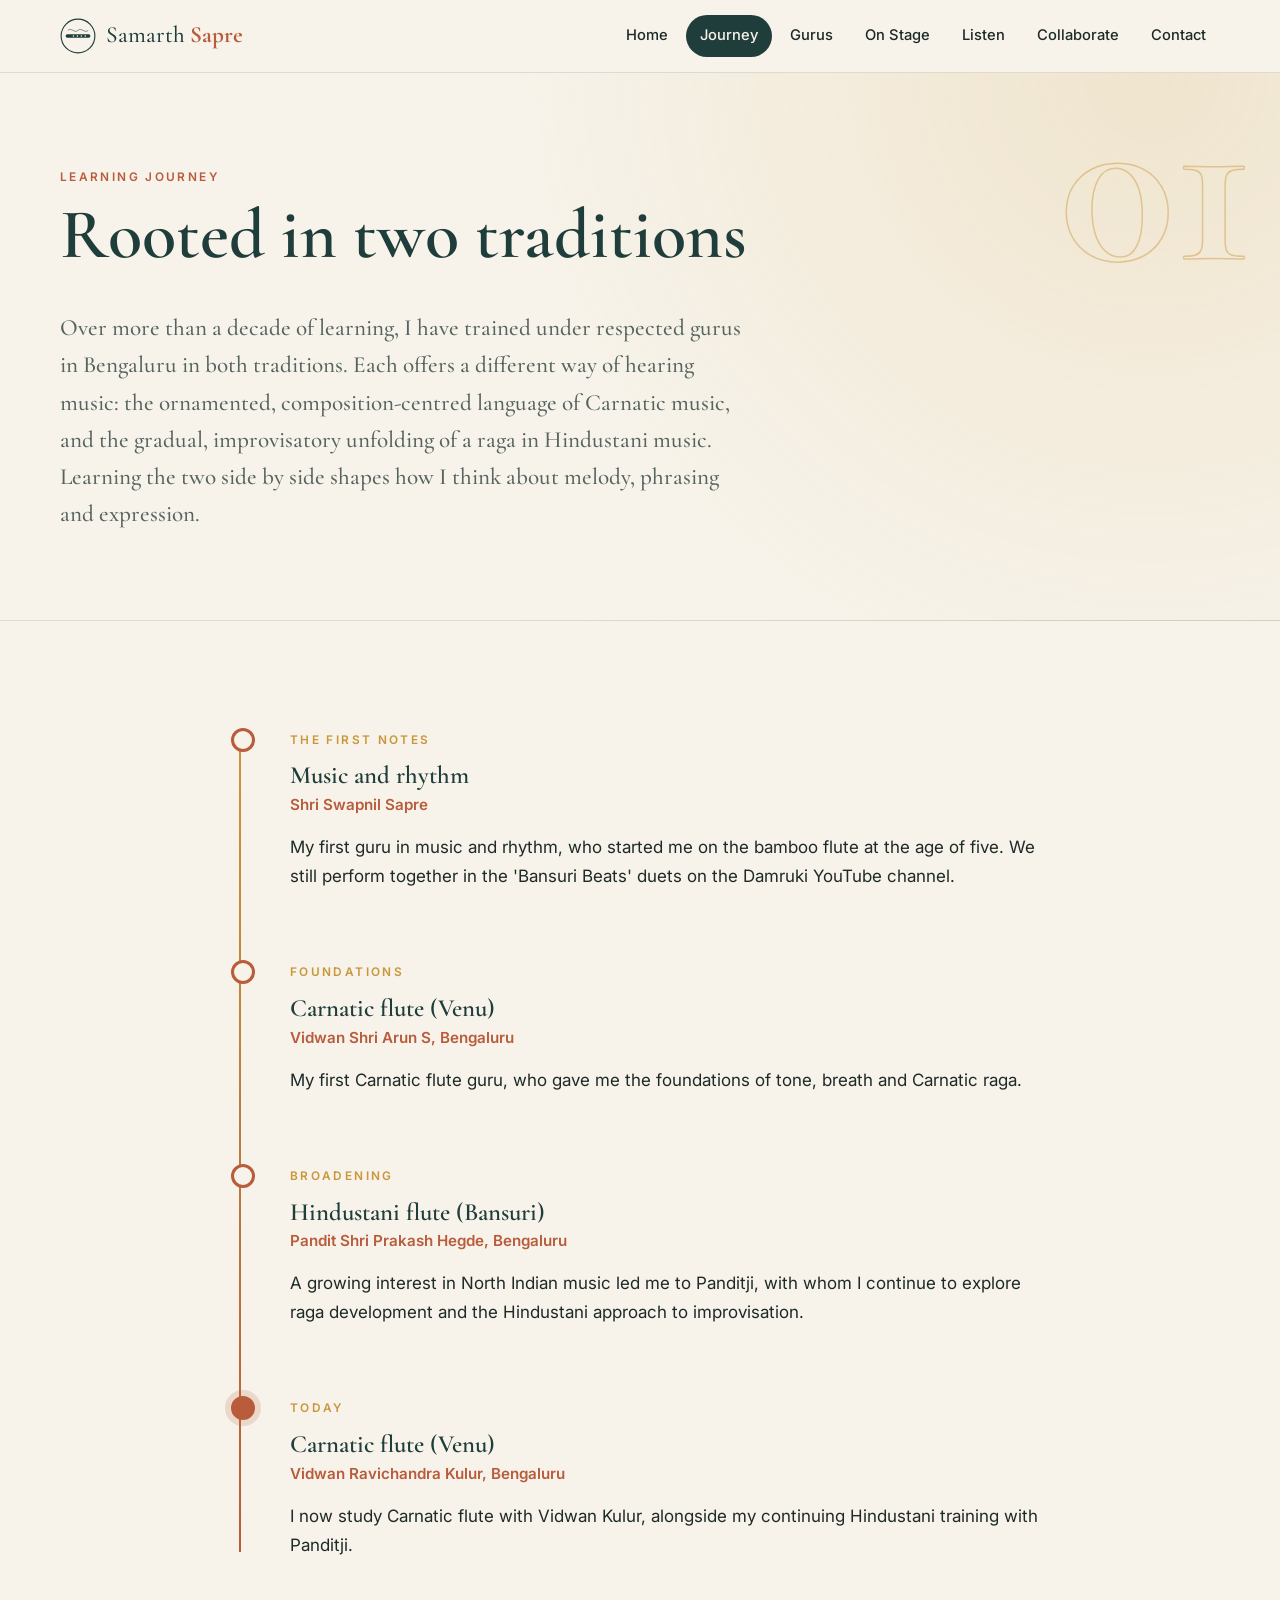
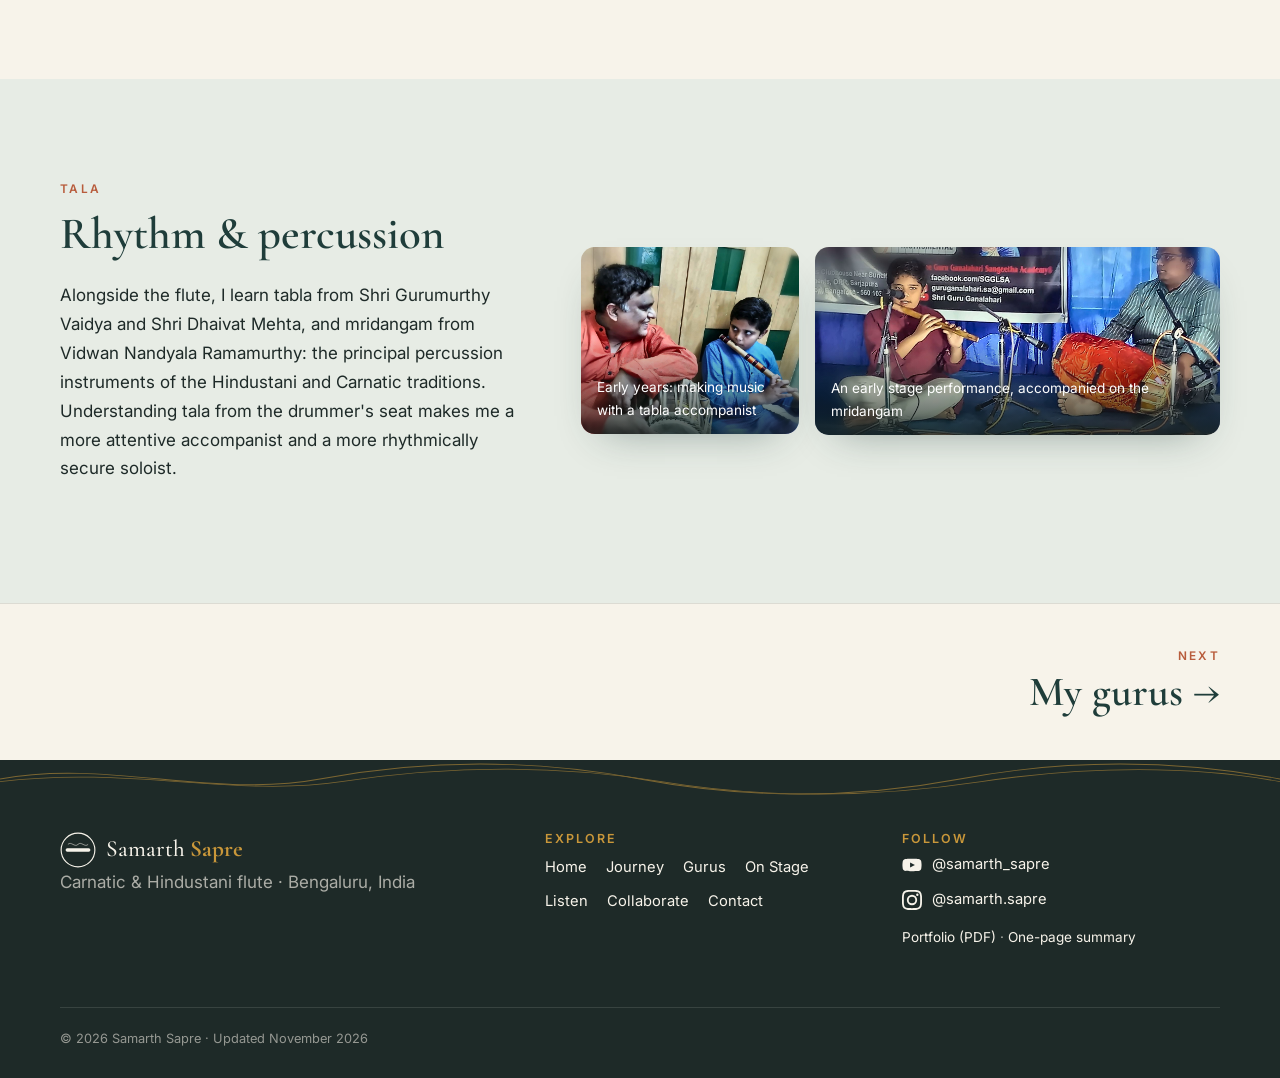
<file: journey.html>
<!doctype html>
<html lang="en">
<head>
<meta charset="utf-8">
<meta name="viewport" content="width=device-width, initial-scale=1">
<title>Samarth Sapre · Learning journey</title>
<meta name="description" content="Samarth Sapre&#x27;s training in Carnatic and Hindustani flute, tabla and mridangam.">
<meta name="theme-color" content="#1F3D3A">
<meta property="og:type" content="website">
<meta property="og:title" content="Samarth Sapre · Learning journey">
<meta property="og:description" content="Samarth Sapre&#x27;s training in Carnatic and Hindustani flute, tabla and mridangam.">
<meta property="og:image" content="https://samarthsapre.online/assets/img/og.jpg">
<meta name="twitter:card" content="summary_large_image">
<link rel="canonical" href="https://samarthsapre.online/journey.html">
<link rel="icon" href="assets/favicon.svg" type="image/svg+xml">
<link rel="preconnect" href="https://fonts.googleapis.com">
<link rel="preconnect" href="https://fonts.gstatic.com" crossorigin>
<link href="https://fonts.googleapis.com/css2?family=Cormorant+Garamond:ital,wght@0,500;0,600;0,700;1,500&family=Inter:wght@400;500;600&display=swap" rel="stylesheet">
<link rel="stylesheet" href="assets/style.css">

</head>
<body class="page-journey">
<a class="skip" href="#main">Skip to content</a>
<header class="site-header">
  <div class="wrap header-inner">
    <a class="brand" href="index.html"><svg class="mark" viewBox="0 0 64 64" aria-hidden="true"><circle cx="32" cy="32" r="30" fill="none" stroke="currentColor" stroke-width="2"/><rect x="10" y="29" width="44" height="6" rx="3" fill="currentColor"/><circle cx="24" cy="32" r="1.4" fill="var(--paper)"/><circle cx="31" cy="32" r="1.4" fill="var(--paper)"/><circle cx="38" cy="32" r="1.4" fill="var(--paper)"/><circle cx="45" cy="32" r="1.4" fill="var(--paper)"/><path d="M14 22c6-6 12 6 18 0s12 6 18 0" fill="none" stroke="currentColor" stroke-width="1.6" opacity=".6"/></svg><span>Samarth <b>Sapre</b></span></a>
    <button class="menu-toggle" aria-expanded="false" aria-controls="nav" aria-label="Menu">
      <span></span><span></span><span></span></button>
    <nav id="nav" class="nav"><a href="index.html">Home</a><a href="journey.html" aria-current="page">Journey</a><a href="gurus.html">Gurus</a><a href="stage.html">On Stage</a><a href="listen.html">Listen</a><a href="collaborate.html">Collaborate</a><a href="contact.html">Contact</a></nav>
  </div>
</header>
<main id="main">
<section class="page-head">
  <div class="wrap">
    <span class="num" aria-hidden="true">01</span>
    <p class="kicker">Learning journey</p>
    <h1>Rooted in two traditions</h1>
    <p class="lede">Over more than a decade of learning, I have trained under respected gurus in Bengaluru in both traditions. Each offers a different way of hearing music: the ornamented, composition-centred language of Carnatic music, and the gradual, improvisatory unfolding of a raga in Hindustani music. Learning the two side by side shapes how I think about melody, phrasing and expression.</p>
  </div>
</section>
<section><div class="wrap"><ol class="timeline"><li class="reveal">
  <span class="when">THE FIRST NOTES</span>
  <h3>Music and rhythm</h3>
  <p class="who">Shri Swapnil Sapre</p>
  <p>My first guru in music and rhythm, who started me on the bamboo flute at the age of five. We still perform together in the &#x27;Bansuri Beats&#x27; duets on the Damruki YouTube channel.</p>
</li><li class="reveal">
  <span class="when">FOUNDATIONS</span>
  <h3>Carnatic flute (Venu)</h3>
  <p class="who">Vidwan Shri Arun S, Bengaluru</p>
  <p>My first Carnatic flute guru, who gave me the foundations of tone, breath and Carnatic raga.</p>
</li><li class="reveal">
  <span class="when">BROADENING</span>
  <h3>Hindustani flute (Bansuri)</h3>
  <p class="who">Pandit Shri Prakash Hegde, Bengaluru</p>
  <p>A growing interest in North Indian music led me to Panditji, with whom I continue to explore raga development and the Hindustani approach to improvisation.</p>
</li><li class="reveal">
  <span class="when">TODAY</span>
  <h3>Carnatic flute (Venu)</h3>
  <p class="who">Vidwan Ravichandra Kulur, Bengaluru</p>
  <p>I now study Carnatic flute with Vidwan Kulur, alongside my continuing Hindustani training with Panditji.</p>
</li></ol></div></section>
<section class="tint">
  <div class="wrap split">
    <div>
      <p class="kicker">Tala</p>
      <h2>Rhythm &amp; percussion</h2>
      <p>Alongside the flute, I learn tabla from Shri Gurumurthy Vaidya and Shri Dhaivat Mehta, and mridangam from Vidwan Nandyala Ramamurthy: the principal percussion instruments of the Hindustani and Carnatic traditions. Understanding tala from the drummer&#x27;s seat makes me a more attentive accompanist and a more rhythmically secure soloist.</p>
    </div>
    <div class="photo-pair whole"><figure class="photo " data-lightbox><img src="assets/img/3.jpg" alt="Early years: making music with a tabla accompanist" loading="lazy" style="object-position:50% 50%"><figcaption>Early years: making music with a tabla accompanist</figcaption></figure><figure class="photo " data-lightbox><img src="assets/img/4.jpg" alt="An early stage performance, accompanied on the mridangam" loading="lazy" style="object-position:50% 50%"><figcaption>An early stage performance, accompanied on the mridangam</figcaption></figure></div>
  </div>
</section><section class="next"><div class="wrap"><a href="gurus.html"><span class="kicker">Next</span><span class="next-title">My gurus →</span></a></div></section>
</main>
<footer class="site-footer">
  <svg class="wave" viewBox="0 0 1200 60" preserveAspectRatio="none" aria-hidden="true"><path d="M0 30 C 100 0, 200 60, 300 30 S 500 0, 600 30 S 800 60, 900 30 S 1100 0, 1200 30"/><path d="M0 34 C 120 10, 220 58, 320 34 S 520 8, 620 34 S 820 58, 920 34 S 1120 10, 1200 34"/></svg>
  <div class="wrap footer-inner">
    <div>
      <a class="brand light" href="index.html"><svg class="mark" viewBox="0 0 64 64" aria-hidden="true"><circle cx="32" cy="32" r="30" fill="none" stroke="currentColor" stroke-width="2"/><rect x="10" y="29" width="44" height="6" rx="3" fill="currentColor"/><circle cx="24" cy="32" r="1.4" fill="var(--paper)"/><circle cx="31" cy="32" r="1.4" fill="var(--paper)"/><circle cx="38" cy="32" r="1.4" fill="var(--paper)"/><circle cx="45" cy="32" r="1.4" fill="var(--paper)"/><path d="M14 22c6-6 12 6 18 0s12 6 18 0" fill="none" stroke="currentColor" stroke-width="1.6" opacity=".6"/></svg><span>Samarth <b>Sapre</b></span></a>
      <p class="muted">Carnatic &amp; Hindustani flute · Bengaluru, India</p>
    </div>
    <div>
      <h4>Explore</h4>
      <p class="footer-nav"><a href="index.html">Home</a> <a href="journey.html">Journey</a> <a href="gurus.html">Gurus</a> <a href="stage.html">On Stage</a> <a href="listen.html">Listen</a> <a href="collaborate.html">Collaborate</a> <a href="contact.html">Contact</a></p>
    </div>
    <div>
      <h4>Follow</h4>
      <div class="social light"><a href="https://youtube.com/@samarth_sapre" target="_blank" rel="noopener" aria-label="YouTube @samarth_sapre"><svg viewBox="0 0 24 24" aria-hidden="true"><path d="M23 7.2a3 3 0 0 0-2.1-2.1C19 4.6 12 4.6 12 4.6s-7 0-8.9.5A3 3 0 0 0 1 7.2 31 31 0 0 0 .5 12a31 31 0 0 0 .5 4.8 3 3 0 0 0 2.1 2.1c1.9.5 8.9.5 8.9.5s7 0 8.9-.5a3 3 0 0 0 2.1-2.1 31 31 0 0 0 .5-4.8 31 31 0 0 0-.5-4.8zM9.7 15.1V8.9l5.8 3.1z"/></svg><span>@samarth_sapre</span></a><a href="https://www.instagram.com/samarth.sapre" target="_blank" rel="noopener" aria-label="Instagram @samarth.sapre"><svg viewBox="0 0 24 24" aria-hidden="true"><path d="M12 2.2c3.2 0 3.6 0 4.8.1 3.3.1 4.8 1.7 4.9 4.9.1 1.3.1 1.6.1 4.8s0 3.6-.1 4.8c-.1 3.2-1.7 4.8-4.9 4.9-1.3.1-1.6.1-4.8.1s-3.6 0-4.8-.1c-3.3-.1-4.8-1.7-4.9-4.9C2.2 15.6 2.2 15.2 2.2 12s0-3.6.1-4.8C2.4 3.9 4 2.4 7.2 2.3 8.4 2.2 8.8 2.2 12 2.2zM12 0C8.7 0 8.3 0 7.1.1 2.7.3.3 2.7.1 7.1 0 8.3 0 8.7 0 12s0 3.7.1 4.9c.2 4.4 2.6 6.8 7 7 1.2.1 1.6.1 4.9.1s3.7 0 4.9-.1c4.4-.2 6.8-2.6 7-7 .1-1.2.1-1.6.1-4.9s0-3.7-.1-4.9c-.2-4.4-2.6-6.8-7-7C15.7 0 15.3 0 12 0zm0 5.8a6.2 6.2 0 1 0 0 12.4 6.2 6.2 0 0 0 0-12.4zM12 16a4 4 0 1 1 0-8 4 4 0 0 1 0 8zm6.4-11.8a1.4 1.4 0 1 0 0 2.9 1.4 1.4 0 0 0 0-2.9z"/></svg><span>@samarth.sapre</span></a></div>
      <p class="muted small"><a href="files/Samarth_Sapre_Musician_Portfolio.pdf">Portfolio (PDF)</a> ·
      <a href="files/Samarth_Sapre_One_Page_Summary.pdf">One-page summary</a></p>
    </div>
  </div>
  <div class="wrap fine">© 2026 Samarth Sapre · Updated November 2026</div>
</footer>
<div class="lightbox" hidden><button class="lb-close" aria-label="Close">×</button><figure><img alt=""><figcaption></figcaption></figure></div>
<script src="assets/site.js" defer></script>
</body>
</html>
</file>
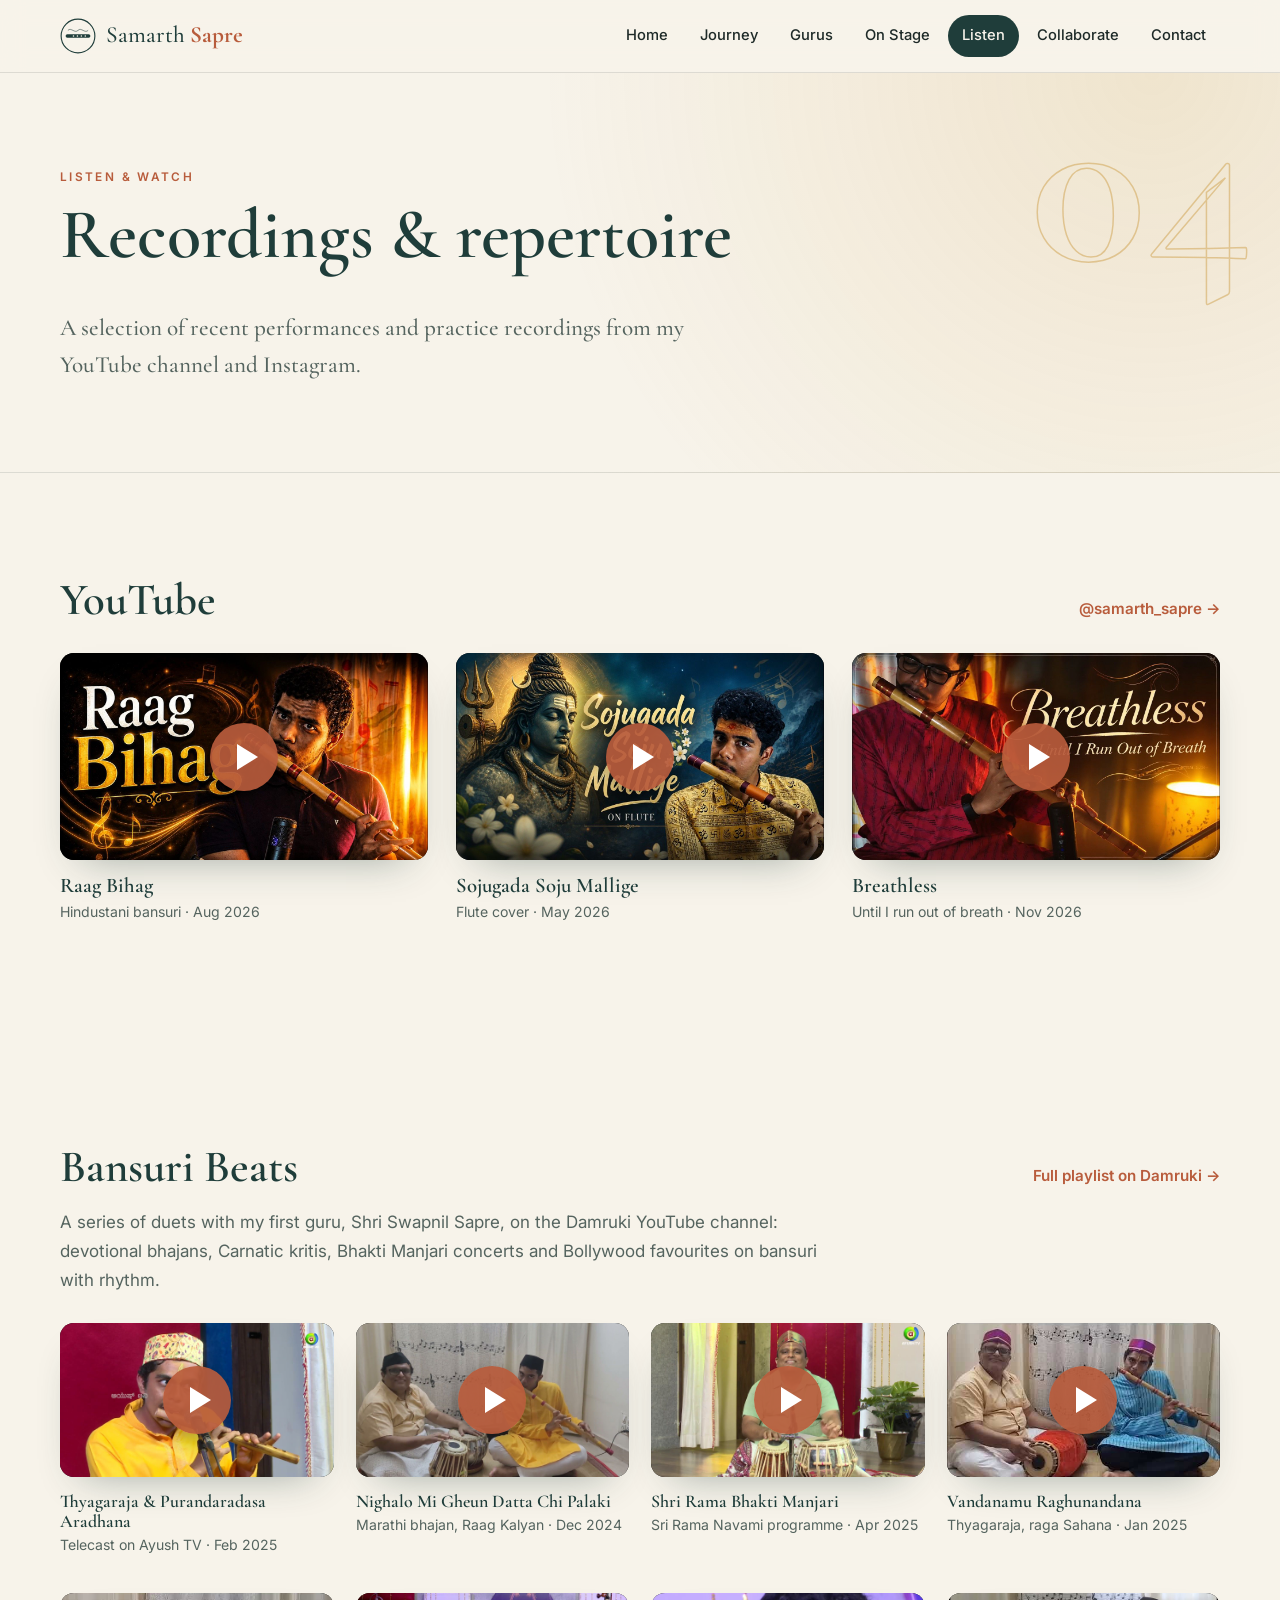
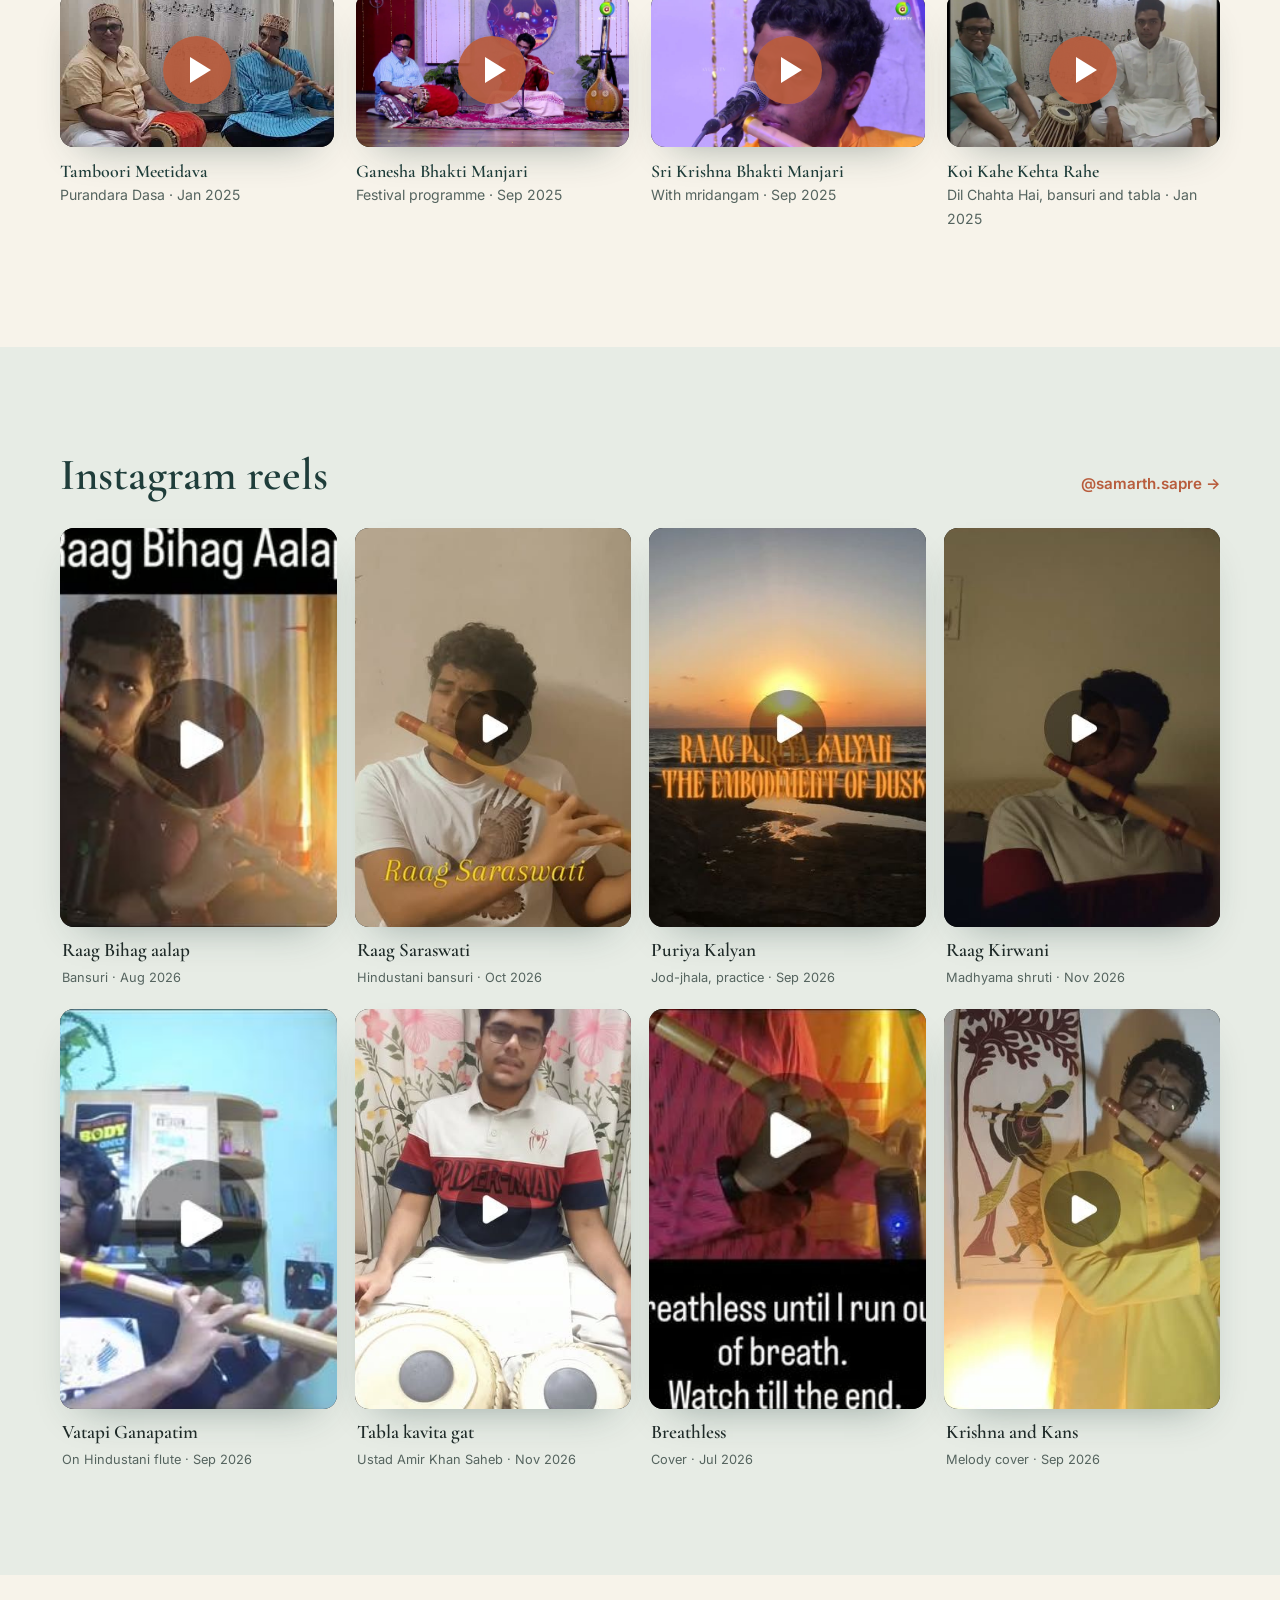
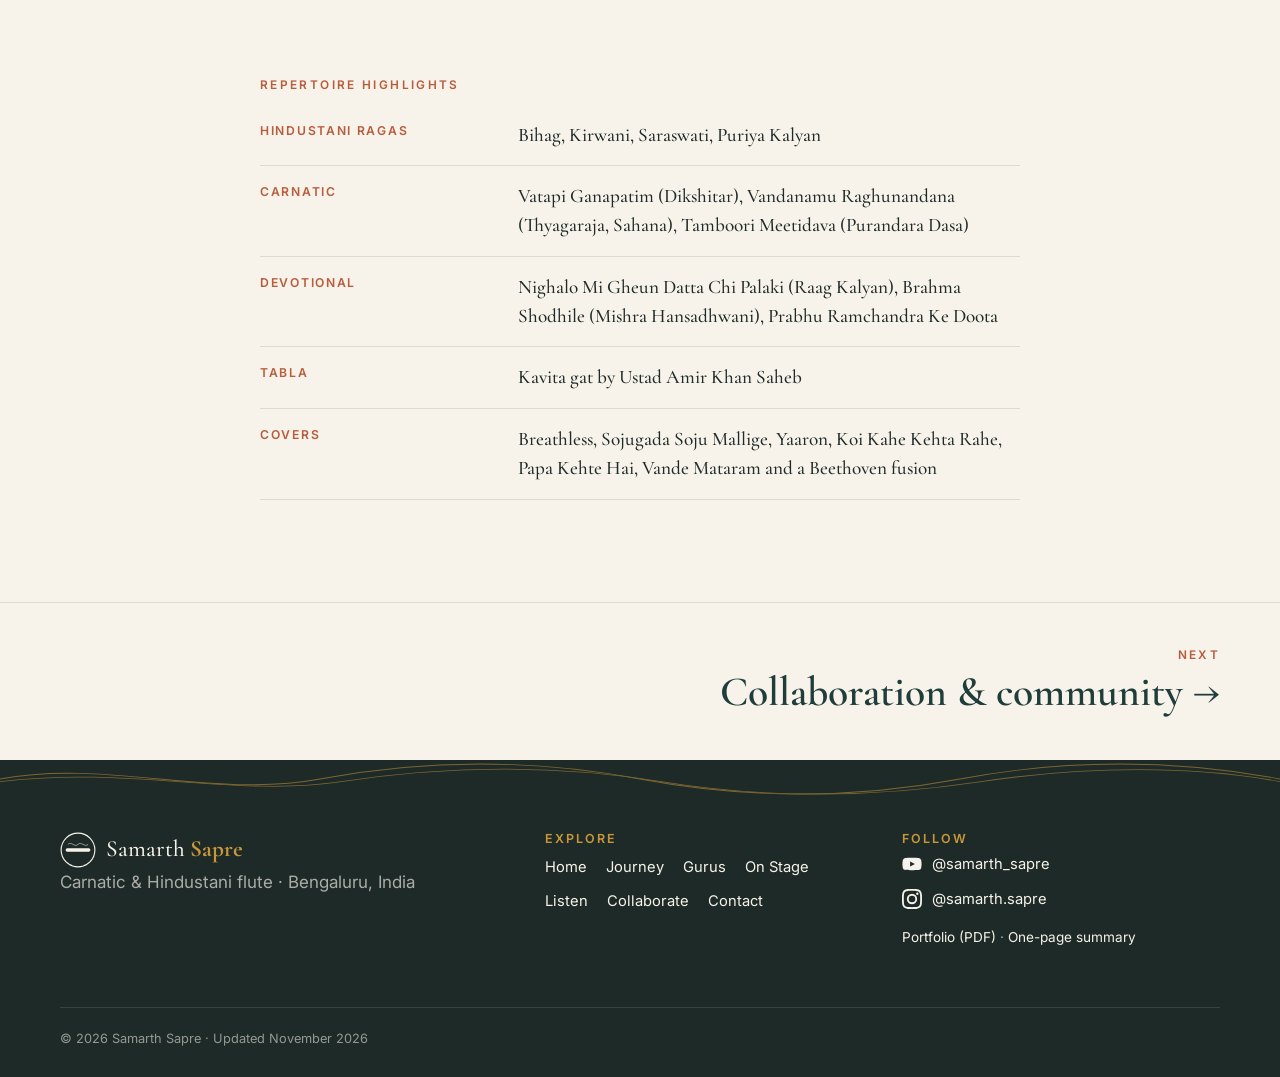
<file: listen.html>
<!doctype html>
<html lang="en">
<head>
<meta charset="utf-8">
<meta name="viewport" content="width=device-width, initial-scale=1">
<title>Samarth Sapre · Listen &amp; watch</title>
<meta name="description" content="Recordings by Samarth Sapre on YouTube and Instagram, and repertoire highlights.">
<meta name="theme-color" content="#1F3D3A">
<meta property="og:type" content="website">
<meta property="og:title" content="Samarth Sapre · Listen &amp; watch">
<meta property="og:description" content="Recordings by Samarth Sapre on YouTube and Instagram, and repertoire highlights.">
<meta property="og:image" content="https://samarthsapre.online/assets/img/og.jpg">
<meta name="twitter:card" content="summary_large_image">
<link rel="canonical" href="https://samarthsapre.online/listen.html">
<link rel="icon" href="assets/favicon.svg" type="image/svg+xml">
<link rel="preconnect" href="https://fonts.googleapis.com">
<link rel="preconnect" href="https://fonts.gstatic.com" crossorigin>
<link href="https://fonts.googleapis.com/css2?family=Cormorant+Garamond:ital,wght@0,500;0,600;0,700;1,500&family=Inter:wght@400;500;600&display=swap" rel="stylesheet">
<link rel="stylesheet" href="assets/style.css">

</head>
<body class="page-listen">
<a class="skip" href="#main">Skip to content</a>
<header class="site-header">
  <div class="wrap header-inner">
    <a class="brand" href="index.html"><svg class="mark" viewBox="0 0 64 64" aria-hidden="true"><circle cx="32" cy="32" r="30" fill="none" stroke="currentColor" stroke-width="2"/><rect x="10" y="29" width="44" height="6" rx="3" fill="currentColor"/><circle cx="24" cy="32" r="1.4" fill="var(--paper)"/><circle cx="31" cy="32" r="1.4" fill="var(--paper)"/><circle cx="38" cy="32" r="1.4" fill="var(--paper)"/><circle cx="45" cy="32" r="1.4" fill="var(--paper)"/><path d="M14 22c6-6 12 6 18 0s12 6 18 0" fill="none" stroke="currentColor" stroke-width="1.6" opacity=".6"/></svg><span>Samarth <b>Sapre</b></span></a>
    <button class="menu-toggle" aria-expanded="false" aria-controls="nav" aria-label="Menu">
      <span></span><span></span><span></span></button>
    <nav id="nav" class="nav"><a href="index.html">Home</a><a href="journey.html">Journey</a><a href="gurus.html">Gurus</a><a href="stage.html">On Stage</a><a href="listen.html" aria-current="page">Listen</a><a href="collaborate.html">Collaborate</a><a href="contact.html">Contact</a></nav>
  </div>
</header>
<main id="main">
<section class="page-head">
  <div class="wrap">
    <span class="num" aria-hidden="true">04</span>
    <p class="kicker">Listen &amp; watch</p>
    <h1>Recordings &amp; repertoire</h1>
    <p class="lede">A selection of recent performances and practice recordings from my YouTube channel and Instagram.</p>
  </div>
</section>
<section><div class="wrap">
  <div class="sec-title"><h2>YouTube</h2><a class="link" href="https://youtube.com/@samarth_sapre" target="_blank" rel="noopener">@samarth_sapre →</a></div>
  <div class="videos"><article class="video">
  <button class="yt" data-id="_wr98UsOp20" aria-label="Play Raag Bihag">
    <img src="assets/img/yt__wr98UsOp20.jpg" alt="" loading="lazy">
    <span class="play" aria-hidden="true"></span>
  </button>
  <h3><a href="https://www.youtube.com/watch?v=_wr98UsOp20" target="_blank" rel="noopener">Raag Bihag</a></h3>
  <p class="muted">Hindustani bansuri  ·  Aug 2026</p>
</article><article class="video">
  <button class="yt" data-id="VA19LSuJbCU" aria-label="Play Sojugada Soju Mallige">
    <img src="assets/img/yt_VA19LSuJbCU.jpg" alt="" loading="lazy">
    <span class="play" aria-hidden="true"></span>
  </button>
  <h3><a href="https://www.youtube.com/watch?v=VA19LSuJbCU" target="_blank" rel="noopener">Sojugada Soju Mallige</a></h3>
  <p class="muted">Flute cover  ·  May 2026</p>
</article><article class="video">
  <button class="yt" data-id="damA0Dc3XGI" aria-label="Play Breathless">
    <img src="assets/img/yt_damA0Dc3XGI.jpg" alt="" loading="lazy">
    <span class="play" aria-hidden="true"></span>
  </button>
  <h3><a href="https://www.youtube.com/watch?v=damA0Dc3XGI" target="_blank" rel="noopener">Breathless</a></h3>
  <p class="muted">Until I run out of breath  ·  Nov 2026</p>
</article></div>
</div></section>
<section id="duets"><div class="wrap">
  <div class="sec-title"><h2>Bansuri Beats</h2><a class="link" href="https://www.youtube.com/playlist?list=PLEvT8t4QvqOaNjM0dtJCjaw-OOXxShNex" target="_blank" rel="noopener">Full playlist on Damruki →</a></div>
  <p class="sub-intro">A series of duets with my first guru, Shri Swapnil Sapre, on the Damruki YouTube channel: devotional bhajans, Carnatic kritis, Bhakti Manjari concerts and Bollywood favourites on bansuri with rhythm.</p>
  <div class="videos four"><article class="video">
  <button class="yt" data-id="2qTV9jUN8ck" aria-label="Play Thyagaraja &amp; Purandaradasa Aradhana">
    <img src="assets/img/yt_2qTV9jUN8ck.jpg" alt="" loading="lazy">
    <span class="play" aria-hidden="true"></span>
  </button>
  <h3><a href="https://www.youtube.com/watch?v=2qTV9jUN8ck" target="_blank" rel="noopener">Thyagaraja &amp; Purandaradasa Aradhana</a></h3>
  <p class="muted">Telecast on Ayush TV  ·  Feb 2025</p>
</article><article class="video">
  <button class="yt" data-id="vykZ6BQkTno" aria-label="Play Nighalo Mi Gheun Datta Chi Palaki">
    <img src="assets/img/yt_vykZ6BQkTno.jpg" alt="" loading="lazy">
    <span class="play" aria-hidden="true"></span>
  </button>
  <h3><a href="https://www.youtube.com/watch?v=vykZ6BQkTno" target="_blank" rel="noopener">Nighalo Mi Gheun Datta Chi Palaki</a></h3>
  <p class="muted">Marathi bhajan, Raag Kalyan  ·  Dec 2024</p>
</article><article class="video">
  <button class="yt" data-id="jdriHmIp2lM" aria-label="Play Shri Rama Bhakti Manjari">
    <img src="assets/img/yt_jdriHmIp2lM.jpg" alt="" loading="lazy">
    <span class="play" aria-hidden="true"></span>
  </button>
  <h3><a href="https://www.youtube.com/watch?v=jdriHmIp2lM" target="_blank" rel="noopener">Shri Rama Bhakti Manjari</a></h3>
  <p class="muted">Sri Rama Navami programme  ·  Apr 2025</p>
</article><article class="video">
  <button class="yt" data-id="r0wbfLMLa5c" aria-label="Play Vandanamu Raghunandana">
    <img src="assets/img/yt_r0wbfLMLa5c.jpg" alt="" loading="lazy">
    <span class="play" aria-hidden="true"></span>
  </button>
  <h3><a href="https://www.youtube.com/watch?v=r0wbfLMLa5c" target="_blank" rel="noopener">Vandanamu Raghunandana</a></h3>
  <p class="muted">Thyagaraja, raga Sahana  ·  Jan 2025</p>
</article><article class="video">
  <button class="yt" data-id="AAchymfDH0k" aria-label="Play Tamboori Meetidava">
    <img src="assets/img/yt_AAchymfDH0k.jpg" alt="" loading="lazy">
    <span class="play" aria-hidden="true"></span>
  </button>
  <h3><a href="https://www.youtube.com/watch?v=AAchymfDH0k" target="_blank" rel="noopener">Tamboori Meetidava</a></h3>
  <p class="muted">Purandara Dasa  ·  Jan 2025</p>
</article><article class="video">
  <button class="yt" data-id="urRtDYrUME0" aria-label="Play Ganesha Bhakti Manjari">
    <img src="assets/img/yt_urRtDYrUME0.jpg" alt="" loading="lazy">
    <span class="play" aria-hidden="true"></span>
  </button>
  <h3><a href="https://www.youtube.com/watch?v=urRtDYrUME0" target="_blank" rel="noopener">Ganesha Bhakti Manjari</a></h3>
  <p class="muted">Festival programme  ·  Sep 2025</p>
</article><article class="video">
  <button class="yt" data-id="YYLcHusB3hE" aria-label="Play Sri Krishna Bhakti Manjari">
    <img src="assets/img/yt_YYLcHusB3hE.jpg" alt="" loading="lazy">
    <span class="play" aria-hidden="true"></span>
  </button>
  <h3><a href="https://www.youtube.com/watch?v=YYLcHusB3hE" target="_blank" rel="noopener">Sri Krishna Bhakti Manjari</a></h3>
  <p class="muted">With mridangam  ·  Sep 2025</p>
</article><article class="video">
  <button class="yt" data-id="ds10TpTFPF0" aria-label="Play Koi Kahe Kehta Rahe">
    <img src="assets/img/yt_ds10TpTFPF0.jpg" alt="" loading="lazy">
    <span class="play" aria-hidden="true"></span>
  </button>
  <h3><a href="https://www.youtube.com/watch?v=ds10TpTFPF0" target="_blank" rel="noopener">Koi Kahe Kehta Rahe</a></h3>
  <p class="muted">Dil Chahta Hai, bansuri and tabla  ·  Jan 2025</p>
</article></div>
</div></section>
<section class="tint"><div class="wrap">
  <div class="sec-title"><h2>Instagram reels</h2><a class="link" href="https://www.instagram.com/samarth.sapre" target="_blank" rel="noopener">@samarth.sapre →</a></div>
  <div class="reels"><a class="reel" href="https://www.instagram.com/reel/DcgwC3mTIGH/" target="_blank" rel="noopener">
  <span class="reel-img"><img src="assets/img/ig_DcgwC3mTIGH.jpg" alt="Raag Bihag aalap" loading="lazy"></span>
  <span class="reel-text"><b>Raag Bihag aalap</b><small>Bansuri  ·  Aug 2026</small></span>
</a><a class="reel" href="https://www.instagram.com/reel/DezdIeVz9tf/" target="_blank" rel="noopener">
  <span class="reel-img"><img src="assets/img/ig_DezdIeVz9tf.jpg" alt="Raag Saraswati" loading="lazy"></span>
  <span class="reel-text"><b>Raag Saraswati</b><small>Hindustani bansuri  ·  Oct 2026</small></span>
</a><a class="reel" href="https://www.instagram.com/reel/DdyveZsz1lU/" target="_blank" rel="noopener">
  <span class="reel-img"><img src="assets/img/ig_DdyveZsz1lU.jpg" alt="Puriya Kalyan" loading="lazy"></span>
  <span class="reel-text"><b>Puriya Kalyan</b><small>Jod-jhala, practice  ·  Sep 2026</small></span>
</a><a class="reel" href="https://www.instagram.com/reel/DfXxkj-AyN9/" target="_blank" rel="noopener">
  <span class="reel-img"><img src="assets/img/ig_DfXxkj-AyN9.jpg" alt="Raag Kirwani" loading="lazy"></span>
  <span class="reel-text"><b>Raag Kirwani</b><small>Madhyama shruti  ·  Nov 2026</small></span>
</a><a class="reel" href="https://www.instagram.com/reel/DdRvZNgTg_G/" target="_blank" rel="noopener">
  <span class="reel-img"><img src="assets/img/ig_DdRvZNgTg_G.jpg" alt="Vatapi Ganapatim" loading="lazy"></span>
  <span class="reel-text"><b>Vatapi Ganapatim</b><small>On Hindustani flute  ·  Sep 2026</small></span>
</a><a class="reel" href="https://www.instagram.com/reel/DfxUEHqTBp3/" target="_blank" rel="noopener">
  <span class="reel-img"><img src="assets/img/ig_DfxUEHqTBp3.jpg" alt="Tabla kavita gat" loading="lazy"></span>
  <span class="reel-text"><b>Tabla kavita gat</b><small>Ustad Amir Khan Saheb  ·  Nov 2026</small></span>
</a><a class="reel" href="https://www.instagram.com/reel/Daf6ZDWz5Iq/" target="_blank" rel="noopener">
  <span class="reel-img"><img src="assets/img/ig_Daf6ZDWz5Iq.jpg" alt="Breathless" loading="lazy"></span>
  <span class="reel-text"><b>Breathless</b><small>Cover  ·  Jul 2026</small></span>
</a><a class="reel" href="https://www.instagram.com/reel/DdEmMqHzg96/" target="_blank" rel="noopener">
  <span class="reel-img"><img src="assets/img/ig_DdEmMqHzg96.jpg" alt="Krishna and Kans" loading="lazy"></span>
  <span class="reel-text"><b>Krishna and Kans</b><small>Melody cover  ·  Sep 2026</small></span>
</a></div>
</div></section>
<section><div class="wrap narrow">
  <p class="kicker">Repertoire highlights</p>
  <table class="rep"><tr><th>Hindustani Ragas</th><td>Bihag, Kirwani, Saraswati, Puriya Kalyan</td></tr><tr><th>Carnatic</th><td>Vatapi Ganapatim (Dikshitar), Vandanamu Raghunandana (Thyagaraja, Sahana), Tamboori Meetidava (Purandara Dasa)</td></tr><tr><th>Devotional</th><td>Nighalo Mi Gheun Datta Chi Palaki (Raag Kalyan), Brahma Shodhile (Mishra Hansadhwani), Prabhu Ramchandra Ke Doota</td></tr><tr><th>Tabla</th><td>Kavita gat by Ustad Amir Khan Saheb</td></tr><tr><th>Covers</th><td>Breathless, Sojugada Soju Mallige, Yaaron, Koi Kahe Kehta Rahe, Papa Kehte Hai, Vande Mataram and a Beethoven fusion</td></tr></table>
</div></section><section class="next"><div class="wrap"><a href="collaborate.html"><span class="kicker">Next</span><span class="next-title">Collaboration &amp; community →</span></a></div></section>
</main>
<footer class="site-footer">
  <svg class="wave" viewBox="0 0 1200 60" preserveAspectRatio="none" aria-hidden="true"><path d="M0 30 C 100 0, 200 60, 300 30 S 500 0, 600 30 S 800 60, 900 30 S 1100 0, 1200 30"/><path d="M0 34 C 120 10, 220 58, 320 34 S 520 8, 620 34 S 820 58, 920 34 S 1120 10, 1200 34"/></svg>
  <div class="wrap footer-inner">
    <div>
      <a class="brand light" href="index.html"><svg class="mark" viewBox="0 0 64 64" aria-hidden="true"><circle cx="32" cy="32" r="30" fill="none" stroke="currentColor" stroke-width="2"/><rect x="10" y="29" width="44" height="6" rx="3" fill="currentColor"/><circle cx="24" cy="32" r="1.4" fill="var(--paper)"/><circle cx="31" cy="32" r="1.4" fill="var(--paper)"/><circle cx="38" cy="32" r="1.4" fill="var(--paper)"/><circle cx="45" cy="32" r="1.4" fill="var(--paper)"/><path d="M14 22c6-6 12 6 18 0s12 6 18 0" fill="none" stroke="currentColor" stroke-width="1.6" opacity=".6"/></svg><span>Samarth <b>Sapre</b></span></a>
      <p class="muted">Carnatic &amp; Hindustani flute · Bengaluru, India</p>
    </div>
    <div>
      <h4>Explore</h4>
      <p class="footer-nav"><a href="index.html">Home</a> <a href="journey.html">Journey</a> <a href="gurus.html">Gurus</a> <a href="stage.html">On Stage</a> <a href="listen.html">Listen</a> <a href="collaborate.html">Collaborate</a> <a href="contact.html">Contact</a></p>
    </div>
    <div>
      <h4>Follow</h4>
      <div class="social light"><a href="https://youtube.com/@samarth_sapre" target="_blank" rel="noopener" aria-label="YouTube @samarth_sapre"><svg viewBox="0 0 24 24" aria-hidden="true"><path d="M23 7.2a3 3 0 0 0-2.1-2.1C19 4.6 12 4.6 12 4.6s-7 0-8.9.5A3 3 0 0 0 1 7.2 31 31 0 0 0 .5 12a31 31 0 0 0 .5 4.8 3 3 0 0 0 2.1 2.1c1.9.5 8.9.5 8.9.5s7 0 8.9-.5a3 3 0 0 0 2.1-2.1 31 31 0 0 0 .5-4.8 31 31 0 0 0-.5-4.8zM9.7 15.1V8.9l5.8 3.1z"/></svg><span>@samarth_sapre</span></a><a href="https://www.instagram.com/samarth.sapre" target="_blank" rel="noopener" aria-label="Instagram @samarth.sapre"><svg viewBox="0 0 24 24" aria-hidden="true"><path d="M12 2.2c3.2 0 3.6 0 4.8.1 3.3.1 4.8 1.7 4.9 4.9.1 1.3.1 1.6.1 4.8s0 3.6-.1 4.8c-.1 3.2-1.7 4.8-4.9 4.9-1.3.1-1.6.1-4.8.1s-3.6 0-4.8-.1c-3.3-.1-4.8-1.7-4.9-4.9C2.2 15.6 2.2 15.2 2.2 12s0-3.6.1-4.8C2.4 3.9 4 2.4 7.2 2.3 8.4 2.2 8.8 2.2 12 2.2zM12 0C8.7 0 8.3 0 7.1.1 2.7.3.3 2.7.1 7.1 0 8.3 0 8.7 0 12s0 3.7.1 4.9c.2 4.4 2.6 6.8 7 7 1.2.1 1.6.1 4.9.1s3.7 0 4.9-.1c4.4-.2 6.8-2.6 7-7 .1-1.2.1-1.6.1-4.9s0-3.7-.1-4.9c-.2-4.4-2.6-6.8-7-7C15.7 0 15.3 0 12 0zm0 5.8a6.2 6.2 0 1 0 0 12.4 6.2 6.2 0 0 0 0-12.4zM12 16a4 4 0 1 1 0-8 4 4 0 0 1 0 8zm6.4-11.8a1.4 1.4 0 1 0 0 2.9 1.4 1.4 0 0 0 0-2.9z"/></svg><span>@samarth.sapre</span></a></div>
      <p class="muted small"><a href="files/Samarth_Sapre_Musician_Portfolio.pdf">Portfolio (PDF)</a> ·
      <a href="files/Samarth_Sapre_One_Page_Summary.pdf">One-page summary</a></p>
    </div>
  </div>
  <div class="wrap fine">© 2026 Samarth Sapre · Updated November 2026</div>
</footer>
<div class="lightbox" hidden><button class="lb-close" aria-label="Close">×</button><figure><img alt=""><figcaption></figcaption></figure></div>
<script src="assets/site.js" defer></script>
</body>
</html>
</file>
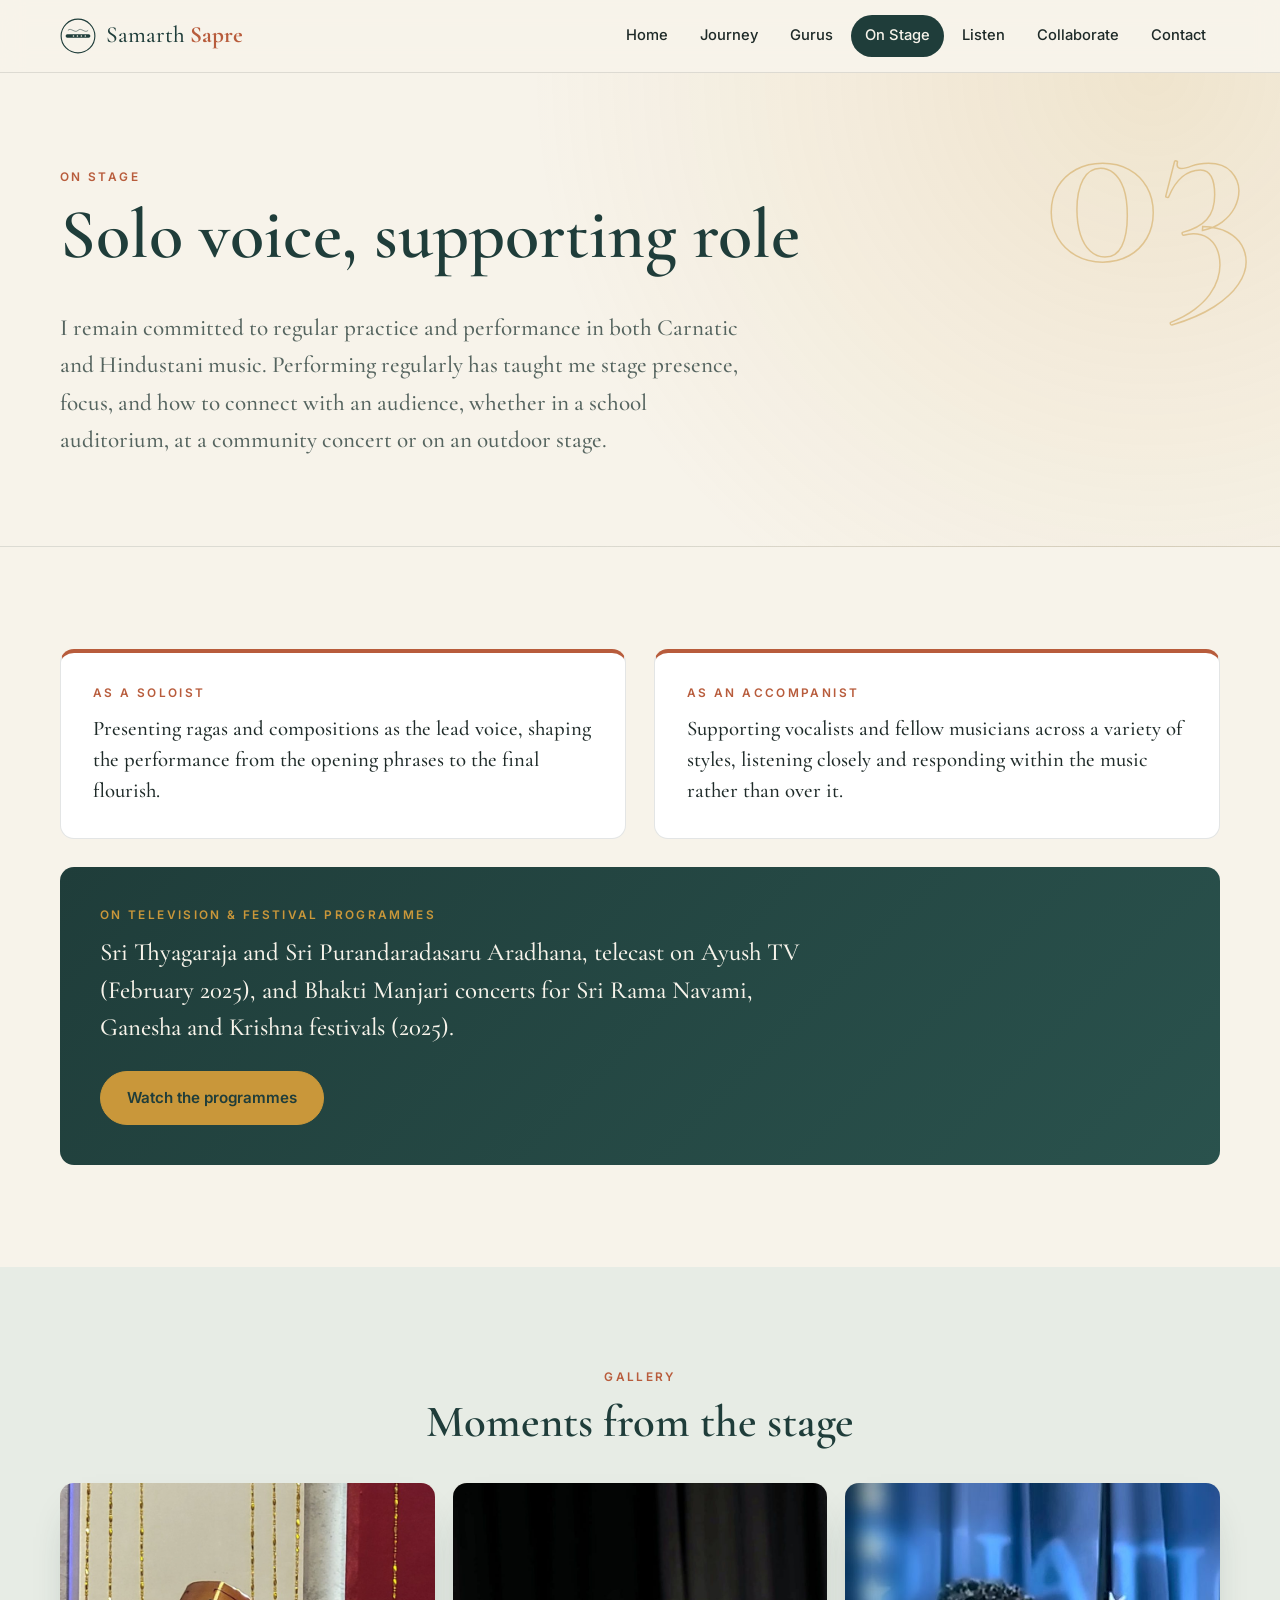
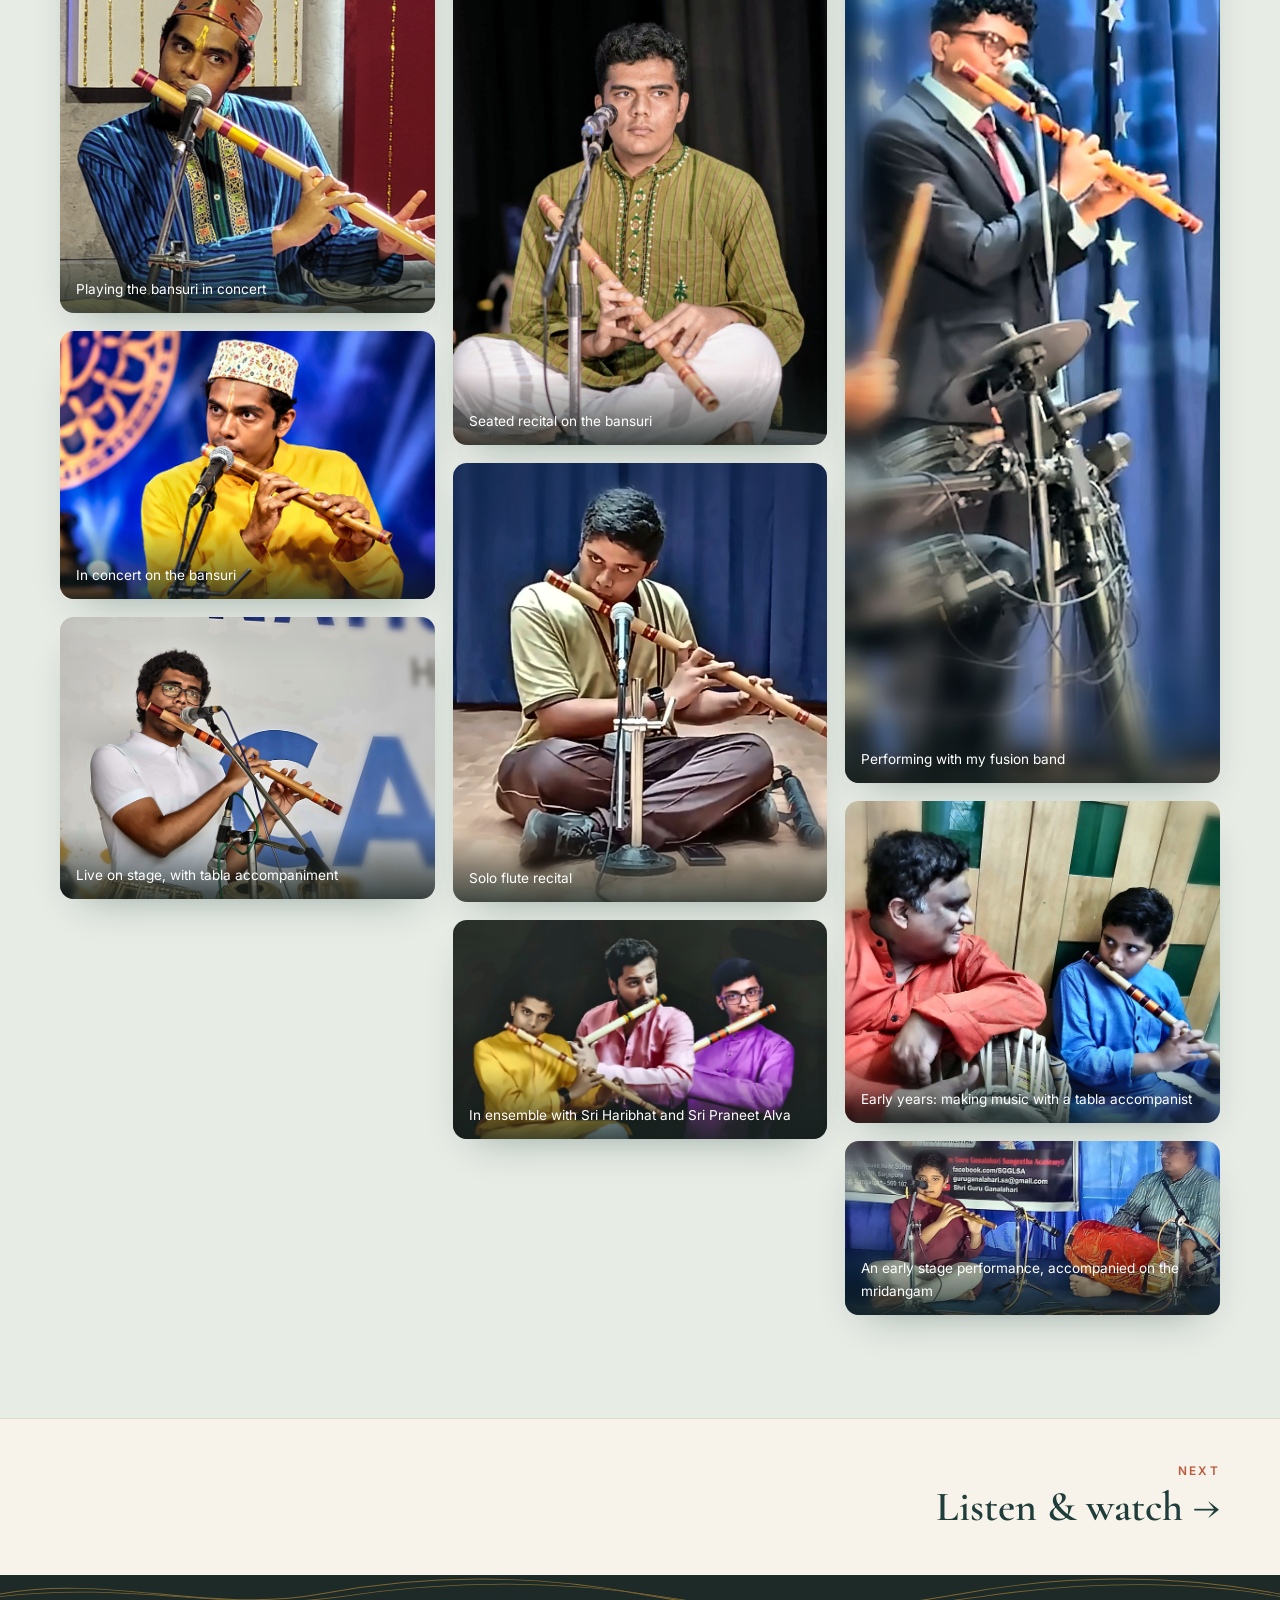
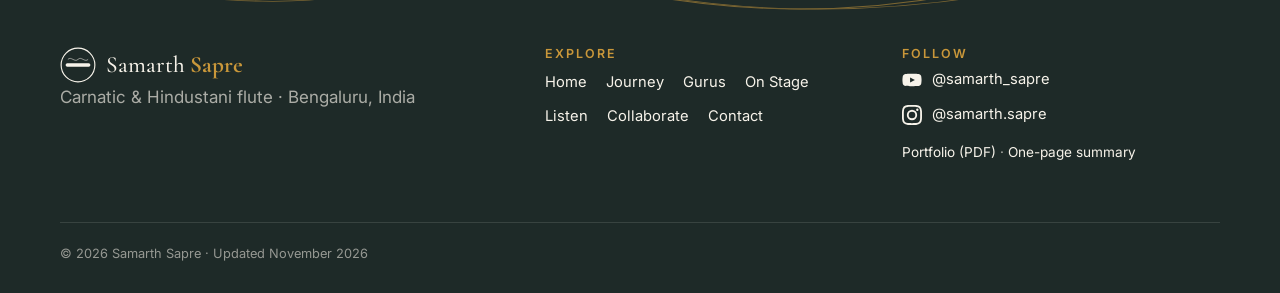
<file: stage.html>
<!doctype html>
<html lang="en">
<head>
<meta charset="utf-8">
<meta name="viewport" content="width=device-width, initial-scale=1">
<title>Samarth Sapre · On stage</title>
<meta name="description" content="Samarth Sapre on stage as soloist, accompanist and ensemble player.">
<meta name="theme-color" content="#1F3D3A">
<meta property="og:type" content="website">
<meta property="og:title" content="Samarth Sapre · On stage">
<meta property="og:description" content="Samarth Sapre on stage as soloist, accompanist and ensemble player.">
<meta property="og:image" content="https://samarthsapre.online/assets/img/og.jpg">
<meta name="twitter:card" content="summary_large_image">
<link rel="canonical" href="https://samarthsapre.online/stage.html">
<link rel="icon" href="assets/favicon.svg" type="image/svg+xml">
<link rel="preconnect" href="https://fonts.googleapis.com">
<link rel="preconnect" href="https://fonts.gstatic.com" crossorigin>
<link href="https://fonts.googleapis.com/css2?family=Cormorant+Garamond:ital,wght@0,500;0,600;0,700;1,500&family=Inter:wght@400;500;600&display=swap" rel="stylesheet">
<link rel="stylesheet" href="assets/style.css">

</head>
<body class="page-stage">
<a class="skip" href="#main">Skip to content</a>
<header class="site-header">
  <div class="wrap header-inner">
    <a class="brand" href="index.html"><svg class="mark" viewBox="0 0 64 64" aria-hidden="true"><circle cx="32" cy="32" r="30" fill="none" stroke="currentColor" stroke-width="2"/><rect x="10" y="29" width="44" height="6" rx="3" fill="currentColor"/><circle cx="24" cy="32" r="1.4" fill="var(--paper)"/><circle cx="31" cy="32" r="1.4" fill="var(--paper)"/><circle cx="38" cy="32" r="1.4" fill="var(--paper)"/><circle cx="45" cy="32" r="1.4" fill="var(--paper)"/><path d="M14 22c6-6 12 6 18 0s12 6 18 0" fill="none" stroke="currentColor" stroke-width="1.6" opacity=".6"/></svg><span>Samarth <b>Sapre</b></span></a>
    <button class="menu-toggle" aria-expanded="false" aria-controls="nav" aria-label="Menu">
      <span></span><span></span><span></span></button>
    <nav id="nav" class="nav"><a href="index.html">Home</a><a href="journey.html">Journey</a><a href="gurus.html">Gurus</a><a href="stage.html" aria-current="page">On Stage</a><a href="listen.html">Listen</a><a href="collaborate.html">Collaborate</a><a href="contact.html">Contact</a></nav>
  </div>
</header>
<main id="main">
<section class="page-head">
  <div class="wrap">
    <span class="num" aria-hidden="true">03</span>
    <p class="kicker">On stage</p>
    <h1>Solo voice, supporting role</h1>
    <p class="lede">I remain committed to regular practice and performance in both Carnatic and Hindustani music. Performing regularly has taught me stage presence, focus, and how to connect with an audience, whether in a school auditorium, at a community concert or on an outdoor stage.</p>
  </div>
</section>
<section><div class="wrap roles"><div class="role reveal"><p class="kicker">AS A SOLOIST</p><p>Presenting ragas and compositions as the lead voice, shaping the performance from the opening phrases to the final flourish.</p></div><div class="role reveal"><p class="kicker">AS AN ACCOMPANIST</p><p>Supporting vocalists and fellow musicians across a variety of styles, listening closely and responding within the music rather than over it.</p></div></div>
<div class="wrap"><div class="highlight reveal"><p class="kicker light">ON TELEVISION &amp; FESTIVAL PROGRAMMES</p>
<p>Sri Thyagaraja and Sri Purandaradasaru Aradhana, telecast on Ayush TV (February 2025), and Bhakti Manjari concerts for Sri Rama Navami, Ganesha and Krishna festivals (2025).</p><a class="btn light" href="listen.html#duets">Watch the programmes</a></div></div></section>
<section class="tint"><div class="wrap">
  <p class="kicker center">Gallery</p>
  <h2 class="center">Moments from the stage</h2>
  <div class="gallery"><figure class="photo " data-lightbox><img src="assets/img/11.jpg" alt="Playing the bansuri in concert" loading="lazy"><figcaption>Playing the bansuri in concert</figcaption></figure><figure class="photo " data-lightbox><img src="assets/img/8.jpg" alt="In concert on the bansuri" loading="lazy" style="object-position:45% 45%"><figcaption>In concert on the bansuri</figcaption></figure><figure class="photo " data-lightbox><img src="assets/img/2.jpg" alt="Live on stage, with tabla accompaniment" loading="lazy" style="object-position:40% 50%"><figcaption>Live on stage, with tabla accompaniment</figcaption></figure><figure class="photo " data-lightbox><img src="assets/img/10.jpg" alt="Seated recital on the bansuri" loading="lazy" style="object-position:50% 40%"><figcaption>Seated recital on the bansuri</figcaption></figure><figure class="photo " data-lightbox><img src="assets/img/5.jpg" alt="Solo flute recital" loading="lazy" style="object-position:50% 45%"><figcaption>Solo flute recital</figcaption></figure><figure class="photo " data-lightbox><img src="assets/img/6.jpg" alt="In ensemble with Sri Haribhat and Sri Praneet Alva" loading="lazy" style="object-position:50% 50%"><figcaption>In ensemble with Sri Haribhat and Sri Praneet Alva</figcaption></figure><figure class="photo " data-lightbox><img src="assets/img/7.jpg" alt="Performing with my fusion band" loading="lazy" style="object-position:50% 30%"><figcaption>Performing with my fusion band</figcaption></figure><figure class="photo " data-lightbox><img src="assets/img/3.jpg" alt="Early years: making music with a tabla accompanist" loading="lazy" style="object-position:50% 50%"><figcaption>Early years: making music with a tabla accompanist</figcaption></figure><figure class="photo " data-lightbox><img src="assets/img/4.jpg" alt="An early stage performance, accompanied on the mridangam" loading="lazy" style="object-position:50% 50%"><figcaption>An early stage performance, accompanied on the mridangam</figcaption></figure></div>
</div></section><section class="next"><div class="wrap"><a href="listen.html"><span class="kicker">Next</span><span class="next-title">Listen &amp; watch →</span></a></div></section>
</main>
<footer class="site-footer">
  <svg class="wave" viewBox="0 0 1200 60" preserveAspectRatio="none" aria-hidden="true"><path d="M0 30 C 100 0, 200 60, 300 30 S 500 0, 600 30 S 800 60, 900 30 S 1100 0, 1200 30"/><path d="M0 34 C 120 10, 220 58, 320 34 S 520 8, 620 34 S 820 58, 920 34 S 1120 10, 1200 34"/></svg>
  <div class="wrap footer-inner">
    <div>
      <a class="brand light" href="index.html"><svg class="mark" viewBox="0 0 64 64" aria-hidden="true"><circle cx="32" cy="32" r="30" fill="none" stroke="currentColor" stroke-width="2"/><rect x="10" y="29" width="44" height="6" rx="3" fill="currentColor"/><circle cx="24" cy="32" r="1.4" fill="var(--paper)"/><circle cx="31" cy="32" r="1.4" fill="var(--paper)"/><circle cx="38" cy="32" r="1.4" fill="var(--paper)"/><circle cx="45" cy="32" r="1.4" fill="var(--paper)"/><path d="M14 22c6-6 12 6 18 0s12 6 18 0" fill="none" stroke="currentColor" stroke-width="1.6" opacity=".6"/></svg><span>Samarth <b>Sapre</b></span></a>
      <p class="muted">Carnatic &amp; Hindustani flute · Bengaluru, India</p>
    </div>
    <div>
      <h4>Explore</h4>
      <p class="footer-nav"><a href="index.html">Home</a> <a href="journey.html">Journey</a> <a href="gurus.html">Gurus</a> <a href="stage.html">On Stage</a> <a href="listen.html">Listen</a> <a href="collaborate.html">Collaborate</a> <a href="contact.html">Contact</a></p>
    </div>
    <div>
      <h4>Follow</h4>
      <div class="social light"><a href="https://youtube.com/@samarth_sapre" target="_blank" rel="noopener" aria-label="YouTube @samarth_sapre"><svg viewBox="0 0 24 24" aria-hidden="true"><path d="M23 7.2a3 3 0 0 0-2.1-2.1C19 4.6 12 4.6 12 4.6s-7 0-8.9.5A3 3 0 0 0 1 7.2 31 31 0 0 0 .5 12a31 31 0 0 0 .5 4.8 3 3 0 0 0 2.1 2.1c1.9.5 8.9.5 8.9.5s7 0 8.9-.5a3 3 0 0 0 2.1-2.1 31 31 0 0 0 .5-4.8 31 31 0 0 0-.5-4.8zM9.7 15.1V8.9l5.8 3.1z"/></svg><span>@samarth_sapre</span></a><a href="https://www.instagram.com/samarth.sapre" target="_blank" rel="noopener" aria-label="Instagram @samarth.sapre"><svg viewBox="0 0 24 24" aria-hidden="true"><path d="M12 2.2c3.2 0 3.6 0 4.8.1 3.3.1 4.8 1.7 4.9 4.9.1 1.3.1 1.6.1 4.8s0 3.6-.1 4.8c-.1 3.2-1.7 4.8-4.9 4.9-1.3.1-1.6.1-4.8.1s-3.6 0-4.8-.1c-3.3-.1-4.8-1.7-4.9-4.9C2.2 15.6 2.2 15.2 2.2 12s0-3.6.1-4.8C2.4 3.9 4 2.4 7.2 2.3 8.4 2.2 8.8 2.2 12 2.2zM12 0C8.7 0 8.3 0 7.1.1 2.7.3.3 2.7.1 7.1 0 8.3 0 8.7 0 12s0 3.7.1 4.9c.2 4.4 2.6 6.8 7 7 1.2.1 1.6.1 4.9.1s3.7 0 4.9-.1c4.4-.2 6.8-2.6 7-7 .1-1.2.1-1.6.1-4.9s0-3.7-.1-4.9c-.2-4.4-2.6-6.8-7-7C15.7 0 15.3 0 12 0zm0 5.8a6.2 6.2 0 1 0 0 12.4 6.2 6.2 0 0 0 0-12.4zM12 16a4 4 0 1 1 0-8 4 4 0 0 1 0 8zm6.4-11.8a1.4 1.4 0 1 0 0 2.9 1.4 1.4 0 0 0 0-2.9z"/></svg><span>@samarth.sapre</span></a></div>
      <p class="muted small"><a href="files/Samarth_Sapre_Musician_Portfolio.pdf">Portfolio (PDF)</a> ·
      <a href="files/Samarth_Sapre_One_Page_Summary.pdf">One-page summary</a></p>
    </div>
  </div>
  <div class="wrap fine">© 2026 Samarth Sapre · Updated November 2026</div>
</footer>
<div class="lightbox" hidden><button class="lb-close" aria-label="Close">×</button><figure><img alt=""><figcaption></figcaption></figure></div>
<script src="assets/site.js" defer></script>
</body>
</html>
</file>
<file: assets/style.css>
/* Samarth Sapre — website styles. Palette matches the PDF portfolio. */
:root {
  --paper: #F7F3EA;
  --paper-2: #EFE8DA;
  --mist: #E7ECE5;
  --ink: #1E2A28;
  --teal: #1F3D3A;
  --teal-2: #2A524D;
  --terracotta: #B85C3C;
  --gold: #C9973A;
  --sage: #5F7768;
  --muted: #55645F;
  --line: rgba(30, 42, 40, .12);
  --serif: "Cormorant Garamond", Georgia, serif;
  --sans: "Inter", system-ui, -apple-system, "Segoe UI", sans-serif;
  --radius: 14px;
  --shadow: 0 18px 40px -22px rgba(31, 61, 58, .45);
}

* { box-sizing: border-box; }
html { scroll-behavior: smooth; }
body {
  margin: 0;
  background: var(--paper);
  color: var(--ink);
  font: 400 17px/1.7 var(--sans);
  -webkit-font-smoothing: antialiased;
}
img { max-width: 100%; display: block; }
a { color: var(--terracotta); text-decoration: none; }
a:hover { color: var(--teal); }
h1, h2, h3, h4 { font-family: var(--serif); font-weight: 600; line-height: 1.12; margin: 0 0 .5em; color: var(--teal); }
h1 { font-size: clamp(2.6rem, 6vw, 4.4rem); }
h2 { font-size: clamp(2rem, 4vw, 2.8rem); }
h3 { font-size: 1.55rem; }
h4 { font-family: var(--sans); font-size: .78rem; letter-spacing: .16em; text-transform: uppercase; color: var(--sage); margin-top: 1.6em; }
p { margin: 0 0 1em; }
.wrap { width: min(1160px, 100% - 32px); margin-inline: auto; }
.narrow { width: min(760px, 100% - 32px); }
.center { text-align: center; }
.muted { color: var(--muted); }
.small { font-size: .85rem; }
.kicker {
  font: 600 .74rem/1.4 var(--sans);
  letter-spacing: .2em;
  text-transform: uppercase;
  color: var(--terracotta);
  margin-bottom: .9em;
}
.kicker.light { color: var(--gold); }
.skip { position: absolute; left: -999px; }
.skip:focus { left: 16px; top: 16px; z-index: 100; background: var(--teal); color: #fff; padding: 8px 14px; border-radius: 8px; }
section { padding: clamp(56px, 8vw, 104px) 0; }
.tint { background: var(--mist); }
.link { font-weight: 600; font-size: .95rem; }

/* Header */
.site-header {
  position: sticky; top: 0; z-index: 50;
  background: rgba(247, 243, 234, .88);
  backdrop-filter: blur(12px);
  border-bottom: 1px solid var(--line);
}
.header-inner { display: flex; align-items: center; justify-content: space-between; height: 72px; }
.brand { display: flex; align-items: center; gap: 10px; color: var(--teal); font: 500 1.45rem/1 var(--serif); }
.brand b { font-weight: 700; color: var(--terracotta); }
.brand .mark { width: 36px; height: 36px; color: var(--teal); }
.brand.light, .brand.light .mark { color: var(--paper); }
.brand.light b { color: var(--gold); }
.nav { display: flex; gap: 4px; }
.nav a {
  color: var(--ink); font-size: .92rem; font-weight: 500;
  padding: 8px 14px; border-radius: 999px; transition: background .2s, color .2s;
}
.nav a:hover { background: var(--paper-2); color: var(--teal); }
.nav a[aria-current="page"] { background: var(--teal); color: var(--paper); }
.menu-toggle { display: none; background: none; border: 0; padding: 10px; cursor: pointer; }
.menu-toggle span { display: block; width: 24px; height: 2px; background: var(--teal); margin: 5px 0; transition: transform .25s, opacity .25s; }

@media (max-width: 960px) {
  .menu-toggle { display: block; }
  .nav {
    position: absolute; top: 72px; left: 0; right: 0;
    flex-direction: column; gap: 0; padding: 8px 16px 20px;
    background: var(--paper); border-bottom: 1px solid var(--line);
    box-shadow: var(--shadow);
    display: none;
  }
  .nav.open { display: flex; }
  .nav a { padding: 14px 12px; border-radius: 10px; font-size: 1.05rem; }
  .menu-toggle[aria-expanded="true"] span:nth-child(1) { transform: translateY(7px) rotate(45deg); }
  .menu-toggle[aria-expanded="true"] span:nth-child(2) { opacity: 0; }
  .menu-toggle[aria-expanded="true"] span:nth-child(3) { transform: translateY(-7px) rotate(-45deg); }
}

/* Buttons */
.btn {
  display: inline-block; padding: 13px 26px; border-radius: 999px;
  background: var(--terracotta); color: #fff; font-weight: 600; font-size: .95rem;
  border: 1.5px solid var(--terracotta); transition: transform .2s, background .2s, color .2s;
}
.btn:hover { background: var(--teal); border-color: var(--teal); color: #fff; transform: translateY(-2px); }
.btn.ghost { background: transparent; color: var(--teal); border-color: var(--teal); }
.btn.ghost:hover { background: var(--teal); color: var(--paper); }
.btn.light { background: var(--gold); border-color: var(--gold); color: var(--teal); }
.btn.light:hover { background: var(--paper); border-color: var(--paper); }
.cta { display: flex; flex-wrap: wrap; gap: 12px; margin-top: 28px; }
.cta.center { justify-content: center; }

/* Hero */
.hero {
  padding: clamp(40px, 6vw, 80px) 0 clamp(56px, 8vw, 96px);
  background:
    radial-gradient(circle at 85% 20%, rgba(201, 151, 58, .18), transparent 45%),
    radial-gradient(circle at 10% 90%, rgba(184, 92, 60, .10), transparent 40%);
  overflow: hidden;
}
.hero-inner { display: grid; grid-template-columns: 1.1fr .9fr; gap: clamp(32px, 5vw, 72px); align-items: center; }
.hero-name { font-size: clamp(3.6rem, 10vw, 7.4rem); line-height: .92; letter-spacing: -.01em; margin-bottom: .3em; }
.hero-name em { font-style: italic; color: var(--terracotta); font-weight: 500; }
.tagline { font: italic 500 clamp(1.3rem, 2.4vw, 1.7rem)/1.4 var(--serif); color: var(--muted); max-width: 30ch; }
.chips { list-style: none; padding: 0; margin: 22px 0 0; display: flex; flex-wrap: wrap; gap: 8px; }
.chips li {
  font-size: .82rem; font-weight: 500; color: var(--teal);
  padding: 6px 14px; border: 1px solid rgba(31, 61, 58, .25); border-radius: 999px; background: rgba(255, 255, 255, .45);
}
.hero-photo { position: relative; justify-self: center; width: min(420px, 100%); }
.arch {
  position: relative; z-index: 1;
  aspect-ratio: 3 / 4; border-radius: 999px 999px var(--radius) var(--radius);
  overflow: hidden; box-shadow: var(--shadow); border: 6px solid #fff;
}
.arch img { width: 100%; height: 100%; object-fit: cover; object-position: 50% 30%; }
.ring {
  position: absolute; inset: -18px -18px 30px 30px; z-index: 0;
  border: 1.5px solid var(--gold); border-radius: 999px 999px var(--radius) var(--radius);
}

/* Stats */
.stats { padding: 0; background: var(--teal); color: var(--paper); }
.stats-inner { display: grid; grid-template-columns: repeat(4, 1fr); }
.stats-inner div { padding: 30px 12px; text-align: center; border-right: 1px solid rgba(247, 243, 234, .12); }
.stats-inner div:last-child { border-right: 0; }
.stats b { display: block; font: 600 3rem/1 var(--serif); color: var(--gold); }
.stats span { font-size: .78rem; letter-spacing: .14em; text-transform: uppercase; opacity: .85; }

/* Intro */
.dropcap { font: 500 clamp(1.25rem, 2.2vw, 1.5rem)/1.6 var(--serif); color: var(--ink); }
.dropcap::first-letter { float: left; font-size: 4.6em; line-height: .8; padding: 6px 12px 0 0; color: var(--terracotta); font-weight: 700; }

/* Band (dark) */
.band { background: linear-gradient(135deg, var(--teal), var(--teal-2)); color: var(--paper); }
.band h2, .band h3 { color: var(--paper); }
.band h3 a { color: var(--paper); }
.band .video h3 a { color: var(--paper); }
.band .video h3 a:hover { color: var(--gold); }
.band .muted { color: rgba(247, 243, 234, .7); }
.split { display: grid; grid-template-columns: 1fr 1fr; gap: clamp(32px, 5vw, 72px); align-items: center; }

/* Video */
.video h3 { font-size: 1.3rem; margin: 14px 0 2px; }
.video h3 a { color: var(--teal); }
.video p { font-size: .88rem; }
.yt {
  position: relative; display: block; width: 100%; aspect-ratio: 16 / 9; padding: 0; border: 0; cursor: pointer;
  border-radius: var(--radius); overflow: hidden; background: #000; box-shadow: var(--shadow);
}
.yt img { width: 100%; height: 100%; object-fit: cover; transition: transform .5s, opacity .3s; }
.yt:hover img { transform: scale(1.04); opacity: .9; }
.yt .play {
  position: absolute; left: 50%; top: 50%; width: 68px; height: 68px; transform: translate(-50%, -50%);
  border-radius: 50%; background: rgba(184, 92, 60, .92); box-shadow: 0 6px 20px rgba(0, 0, 0, .35);
}
.yt .play::after {
  content: ""; position: absolute; left: 27px; top: 21px;
  border-style: solid; border-width: 13px 0 13px 21px; border-color: transparent transparent transparent #fff;
}
.yt iframe { position: absolute; inset: 0; width: 100%; height: 100%; border: 0; }
.videos { display: grid; grid-template-columns: repeat(3, 1fr); gap: 28px; }

/* Pillars */
.pillars { display: grid; grid-template-columns: repeat(3, 1fr); gap: 20px; margin-top: 36px; }
.pillar {
  position: relative; display: block; padding: 32px 28px 56px; border-radius: var(--radius);
  background: #fff; color: var(--ink); border: 1px solid var(--line); transition: transform .25s, box-shadow .25s;
}
.pillar::before { content: ""; position: absolute; left: 28px; top: 0; width: 44px; height: 4px; background: var(--gold); border-radius: 0 0 4px 4px; }
.pillar:hover { transform: translateY(-6px); box-shadow: var(--shadow); color: var(--ink); }
.pillar p { font: 500 1.3rem/1.4 var(--serif); }
.pillar .arrow { position: absolute; bottom: 20px; left: 28px; color: var(--terracotta); font-size: 1.3rem; }

/* Photos */
.photo { margin: 0; position: relative; border-radius: var(--radius); overflow: hidden; box-shadow: var(--shadow); cursor: zoom-in; background: var(--paper-2); }
.photo img { width: 100%; height: 100%; object-fit: cover; aspect-ratio: 4 / 3; transition: transform .6s; }
.photo:hover img { transform: scale(1.03); }
.photo figcaption {
  position: absolute; left: 0; right: 0; bottom: 0; padding: 36px 16px 12px;
  background: linear-gradient(transparent, rgba(20, 30, 28, .78)); color: #fff; font-size: .85rem;
}
.photo.tall img { aspect-ratio: 4 / 5; }
.photo-pair { display: grid; grid-template-columns: 1fr 1fr; gap: 16px; }
.photo-pair .photo img { aspect-ratio: 3 / 4; }
/* journey: the early-years photos are shown whole, side by side, widths in proportion to their shapes */
.photo-pair.whole { grid-template-columns: 1.16fr 2.15fr; align-items: start; }
.photo-pair.whole .photo img { aspect-ratio: auto; height: auto; }
.split:has(.photo-pair.whole) { grid-template-columns: 1fr 1.4fr; }
.guru-mini { list-style: none; padding: 0; margin: 20px 0; }
.guru-mini li { display: flex; flex-direction: column; padding: 12px 0; border-top: 1px solid var(--line); }
.guru-mini b { font: 600 1.35rem/1.2 var(--serif); color: var(--teal); }
.guru-mini span { font-size: .82rem; color: var(--muted); letter-spacing: .06em; }

/* Page head */
.page-head {
  position: relative; overflow: hidden; padding: clamp(56px, 8vw, 96px) 0 clamp(40px, 5vw, 64px);
  border-bottom: 1px solid var(--line);
  background: radial-gradient(circle at 90% 0%, rgba(201, 151, 58, .16), transparent 50%);
}
.page-head .num {
  position: absolute; right: 2%; top: -10px;
  font: 700 clamp(8rem, 20vw, 15rem)/1 var(--serif); color: transparent;
  -webkit-text-stroke: 1.5px rgba(201, 151, 58, .45); pointer-events: none;
}
.page-head .lede { font: 500 clamp(1.2rem, 2vw, 1.45rem)/1.6 var(--serif); color: var(--muted); max-width: 62ch; }

/* Timeline */
.timeline { list-style: none; margin: 0 auto; padding: 0 0 0 36px; max-width: 820px; position: relative; }
.timeline::before { content: ""; position: absolute; left: 9px; top: 8px; bottom: 8px; width: 2px; background: linear-gradient(var(--gold), var(--terracotta)); }
.timeline li { position: relative; padding: 0 0 48px 24px; }
.timeline li:last-child { padding-bottom: 0; }
.timeline li::before {
  content: ""; position: absolute; left: -35px; top: 4px; width: 18px; height: 18px; border-radius: 50%;
  background: var(--paper); border: 3px solid var(--terracotta);
}
.timeline li:last-child::before { background: var(--terracotta); box-shadow: 0 0 0 6px rgba(184, 92, 60, .18); }
.when { font: 600 .74rem/1 var(--sans); letter-spacing: .2em; color: var(--gold); }
.timeline h3 { margin: 10px 0 2px; }
.who { font-weight: 600; color: var(--terracotta); font-size: .95rem; }

/* Gurus */
.gurus { display: grid; grid-template-columns: 1fr 1fr; gap: 28px; }
.guru { background: #fff; border-radius: var(--radius); padding: clamp(28px, 4vw, 44px); border: 1px solid var(--line); box-shadow: var(--shadow); }
.guru-top { display: flex; gap: 20px; align-items: center; margin-bottom: 20px; }
.guru-top h2 { font-size: clamp(1.7rem, 3vw, 2.2rem); margin: 0 0 4px; }
.guru-top .kicker { margin-bottom: 6px; }
.guru-top .muted { margin: 0; font-size: .9rem; }
.monogram {
  flex: none; width: 76px; height: 76px; border-radius: 50%; display: grid; place-items: center;
  font: 600 1.7rem/1 var(--serif); color: var(--gold); background: var(--teal);
  box-shadow: inset 0 0 0 4px var(--teal), inset 0 0 0 5px var(--gold);
}
.ticks { list-style: none; padding: 0; margin: 0 0 24px; }
.ticks li { position: relative; padding: 0 0 10px 26px; font-size: .95rem; }
.ticks li::before { content: ""; position: absolute; left: 4px; top: .62em; width: 8px; height: 8px; border-radius: 50%; background: var(--gold); }
blockquote {
  margin: 0; padding: 20px 24px; border-left: 3px solid var(--terracotta); background: var(--paper);
  border-radius: 0 10px 10px 0; font: italic 500 1.2rem/1.5 var(--serif); color: var(--teal);
}
blockquote span { display: block; font: 600 .7rem/1 var(--sans); font-style: normal; letter-spacing: .2em; text-transform: uppercase; color: var(--terracotta); margin-bottom: 8px; }

/* Stage */
.roles { display: grid; grid-template-columns: 1fr 1fr; gap: 28px; }
.role { padding: 32px; border-radius: var(--radius); background: #fff; border: 1px solid var(--line); border-top: 4px solid var(--terracotta); }
.role p:last-child { font: 500 1.3rem/1.5 var(--serif); margin: 0; }
.gallery { columns: 3 280px; column-gap: 18px; margin-top: 36px; }
.gallery .photo { break-inside: avoid; margin-bottom: 18px; }
.gallery .photo img { aspect-ratio: auto; height: auto; }

/* Listen */
.sec-title { display: flex; justify-content: space-between; align-items: baseline; gap: 16px; margin-bottom: 28px; flex-wrap: wrap; }
.sec-title h2 { margin: 0; }
.reels { display: grid; grid-template-columns: repeat(4, 1fr); gap: 18px; }
.reel { display: block; color: var(--ink); }
.reel:hover { color: var(--terracotta); }
.reel-img { display: block; border-radius: var(--radius); overflow: hidden; aspect-ratio: 9 / 13; box-shadow: var(--shadow); background: #000; }
.reel img { width: 100%; height: 100%; object-fit: cover; transition: transform .6s; }
.reel:hover img { transform: scale(1.05); }
.reel-text { display: block; padding: 12px 2px 0; }
.reel-text b { display: block; font: 600 1.2rem/1.2 var(--serif); }
.reel-text small { font-size: .8rem; color: var(--muted); }
.rep { width: 100%; border-collapse: collapse; }
.rep th, .rep td { text-align: left; vertical-align: top; padding: 16px 0; border-bottom: 1px solid var(--line); }
.rep th { width: 34%; font: 600 .76rem/1.6 var(--sans); letter-spacing: .14em; text-transform: uppercase; color: var(--terracotta); padding-right: 20px; }
.rep td { font: 500 1.2rem/1.5 var(--serif); }

/* Collaborate */
.cards3 { display: grid; grid-template-columns: repeat(3, 1fr); gap: 24px; }
.card { padding: 32px 28px; background: #fff; border-radius: var(--radius); border: 1px solid var(--line); }
.card h3 { color: var(--terracotta); }
.card p { font-size: .96rem; margin: 0; }
.community { padding: 22px 0; border-top: 1px solid var(--line); }
.community h3 { margin-bottom: 2px; }
.community .kicker { margin-bottom: 4px; }
.community .muted { font-size: .88rem; }
.community p:last-child { margin: 0; }
.pillars-row { display: grid; grid-template-columns: repeat(3, 1fr); gap: 32px; }
.pillars-row > div { border-left: 2px solid var(--gold); padding-left: 20px; }
.pillars-row p:last-child { font: 500 1.25rem/1.45 var(--serif); margin: 0; }

/* Contact */
.contact-grid { display: grid; grid-template-columns: 1fr 1fr; gap: 24px; max-width: 820px; }
.contact-card { display: block; padding: 40px 32px; border-radius: var(--radius); background: #fff; border: 1px solid var(--line); color: var(--ink); transition: transform .25s, box-shadow .25s; }
.contact-card:hover { transform: translateY(-6px); box-shadow: var(--shadow); color: var(--ink); }
.contact-card svg { width: 36px; height: 36px; fill: var(--terracotta); margin-bottom: 16px; }
.contact-card h3 { margin-bottom: 4px; }

/* Next */
.next { padding: 0; border-top: 1px solid var(--line); }
.next a { display: flex; flex-direction: column; align-items: flex-end; padding: 44px 0; color: var(--teal); }
.next-title { font: 600 clamp(1.8rem, 4vw, 2.6rem)/1.1 var(--serif); transition: transform .25s; }
.next a:hover .next-title { transform: translateX(-8px); color: var(--terracotta); }
.next .kicker { margin-bottom: 6px; }

/* Footer */
.site-footer { position: relative; background: var(--ink); color: var(--paper); padding: 72px 0 28px; margin-top: 0; }
.site-footer .wave { position: absolute; top: -1px; left: 0; width: 100%; height: 40px; fill: none; stroke: var(--gold); stroke-width: 1.2; opacity: .55; }
.footer-inner { display: grid; grid-template-columns: 1.4fr 1fr 1fr; gap: 40px; }
.site-footer h4 { color: var(--gold); margin-top: 0; }
.site-footer .muted { color: rgba(247, 243, 234, .65); }
.site-footer a { color: var(--paper); }
.site-footer a:hover { color: var(--gold); }
.footer-nav a { display: inline-block; margin: 0 14px 6px 0; font-size: .92rem; }
.social { display: flex; flex-direction: column; gap: 10px; margin-bottom: 14px; }
.social a { display: inline-flex; align-items: center; gap: 10px; font-size: .92rem; }
.social svg { width: 20px; height: 20px; fill: currentColor; }
.fine { margin-top: 44px; padding-top: 20px; border-top: 1px solid rgba(247, 243, 234, .12); font-size: .8rem; color: rgba(247, 243, 234, .55); }

/* Lightbox */
.lightbox { position: fixed; inset: 0; z-index: 200; background: rgba(15, 22, 21, .92); display: grid; place-items: center; padding: 24px; }
.lightbox[hidden] { display: none; }
.lightbox figure { margin: 0; max-width: 1100px; }
.lightbox img { max-height: 82vh; width: auto; margin: 0 auto; border-radius: 10px; }
.lightbox figcaption { color: var(--paper); text-align: center; margin-top: 12px; font: italic 500 1.15rem var(--serif); }
.lb-close { position: absolute; top: 14px; right: 20px; background: none; border: 0; color: #fff; font-size: 2.6rem; cursor: pointer; line-height: 1; }

/* Reveal */
.reveal { opacity: 0; transform: translateY(18px); transition: opacity .7s ease, transform .7s ease; }
.reveal.in { opacity: 1; transform: none; }
.no-js .reveal { opacity: 1; transform: none; }
@media (prefers-reduced-motion: reduce) {
  html { scroll-behavior: auto; }
  .reveal { opacity: 1; transform: none; transition: none; }
  * { transition: none !important; }
}

/* Responsive */
@media (max-width: 960px) {
  .hero-inner, .split, .gurus { grid-template-columns: 1fr; }
  .hero-photo { width: min(340px, 86%); order: -1; }
  .videos, .cards3, .pillars, .pillars-row { grid-template-columns: 1fr 1fr; }
  .reels { grid-template-columns: repeat(3, 1fr); }
  .footer-inner { grid-template-columns: 1fr 1fr; }
  .footer-inner > div:first-child { grid-column: 1 / -1; }
}
@media (max-width: 640px) {
  body { font-size: 16px; }
  .stats-inner { grid-template-columns: 1fr 1fr; }
  .stats-inner div:nth-child(2) { border-right: 0; }
  .stats-inner div:nth-child(-n+2) { border-bottom: 1px solid rgba(247, 243, 234, .12); }
  .videos, .cards3, .pillars, .pillars-row, .roles, .contact-grid, .footer-inner { grid-template-columns: 1fr; }
  .reels { grid-template-columns: 1fr 1fr; gap: 12px; }
  .rep th { width: 40%; }
  .guru-top { flex-direction: column; align-items: flex-start; }
}

/* First guru and rhythm gurus */
.more-gurus { display: grid; grid-template-columns: repeat(4, 1fr); gap: 20px; margin-top: 32px; }
.mg { background: #fff; border: 1px solid var(--line); border-radius: var(--radius); padding: 28px 22px; text-align: center; }
.mg h3 { font-size: 1.35rem; margin: 14px 0 6px; }
.mg .kicker { margin: 0; font-size: .68rem; }
.monogram.sm { width: 60px; height: 60px; font-size: 1.35rem; margin: 0 auto; }
.note { max-width: 640px; margin: 28px auto 0; }

/* Stage highlight */
.highlight { margin-top: 28px; padding: clamp(28px, 4vw, 40px); border-radius: var(--radius);
  background: linear-gradient(135deg, var(--teal), var(--teal-2)); color: var(--paper); }
.highlight p:not(.kicker) { font: 500 clamp(1.25rem, 2.2vw, 1.55rem)/1.5 var(--serif); max-width: 60ch; }

/* Duets */
.sub-intro { color: var(--muted); max-width: 70ch; margin-top: -12px; margin-bottom: 28px; }
.videos.four { grid-template-columns: repeat(4, 1fr); gap: 22px; }
.videos.four .video h3 { font-size: 1.12rem; }

/* Collaborate: trio shown whole, band photo matched to its height */
.duo { display: grid; grid-template-columns: 1.7fr 1fr; gap: 16px; }
.duo .photo img { aspect-ratio: auto; height: auto; }
.duo .photo:last-child img { position: absolute; inset: 0; height: 100%; }
.community-wrap { margin-top: 48px; align-items: start; }

@media (max-width: 960px) {
  .more-gurus, .videos.four { grid-template-columns: 1fr 1fr; }
}
@media (max-width: 640px) {
  .duo { grid-template-columns: 1fr; }
  .duo .photo:last-child { aspect-ratio: 4 / 5; }
  .videos.four { grid-template-columns: 1fr; }
}
@media (max-width: 960px) { .split:has(.photo-pair.whole) { grid-template-columns: 1fr; } }
@media (max-width: 640px) { .photo-pair.whole { grid-template-columns: 1fr; } }
</file>
